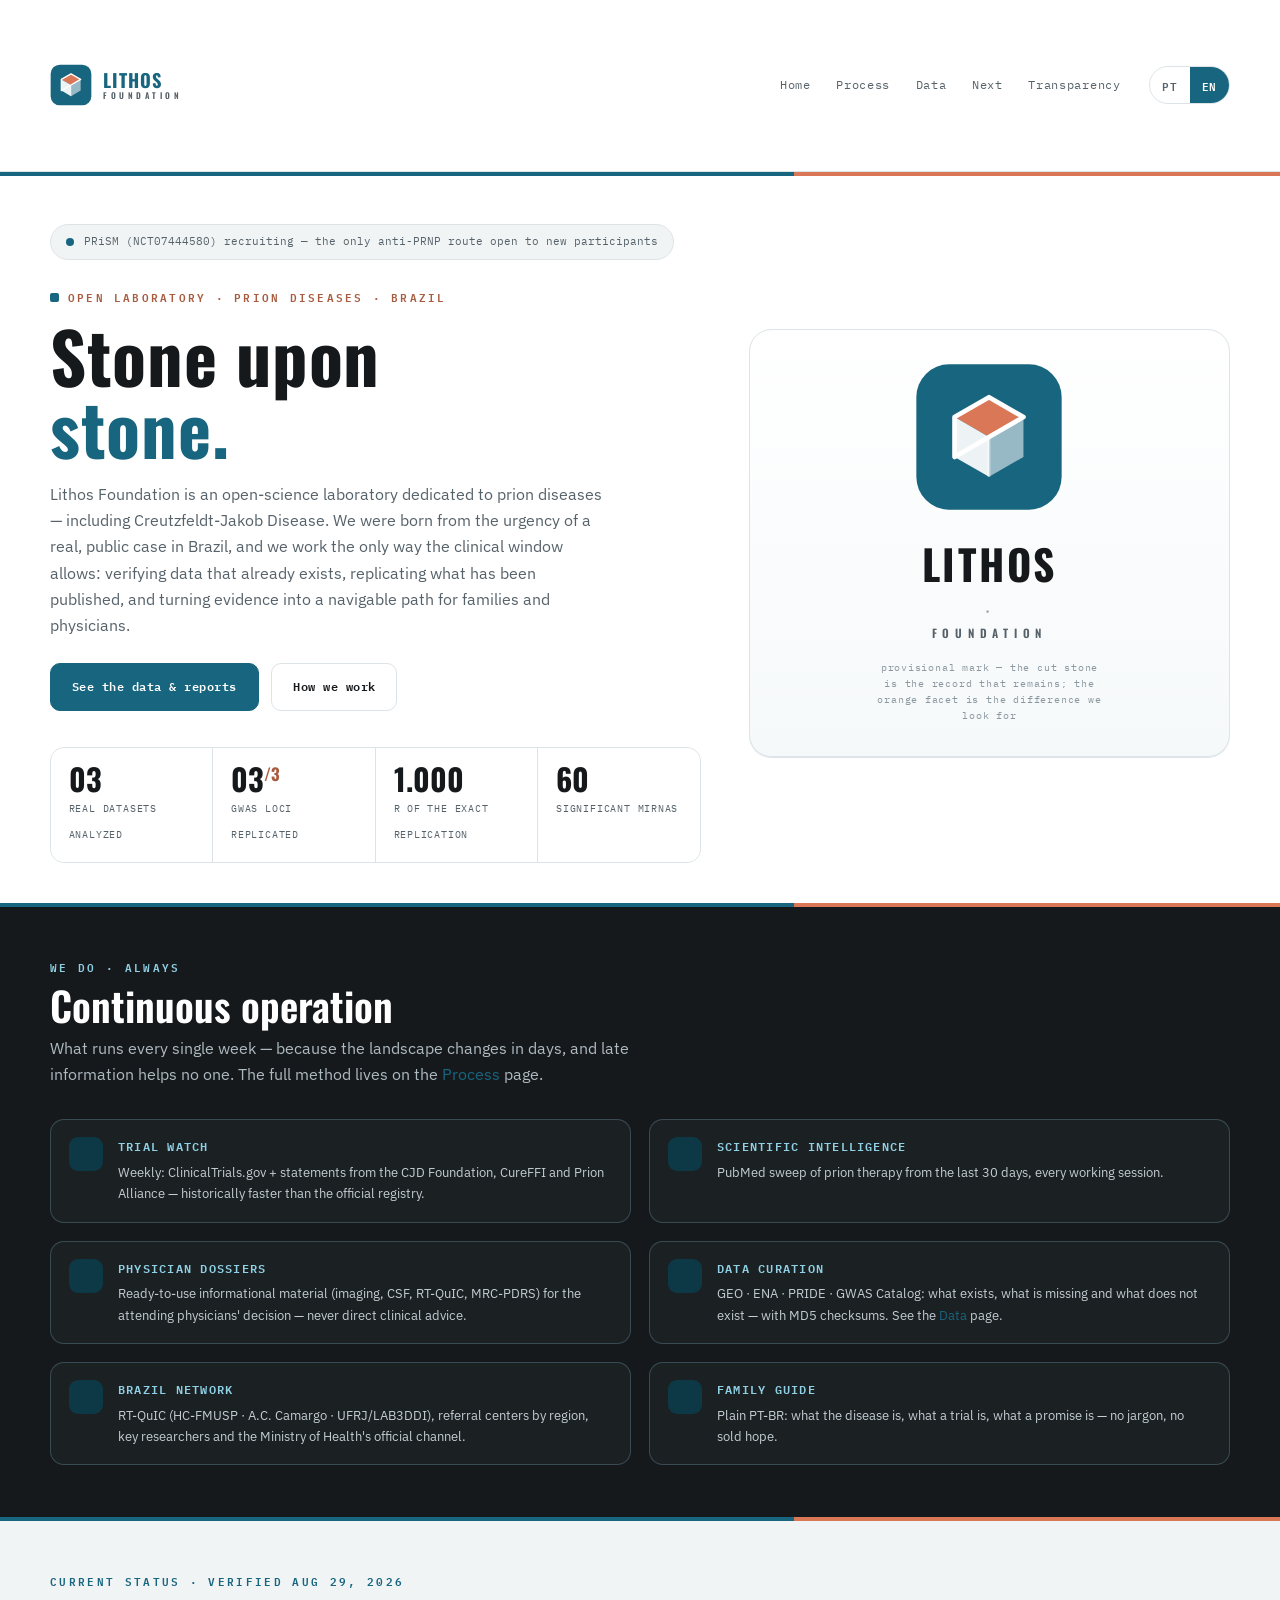
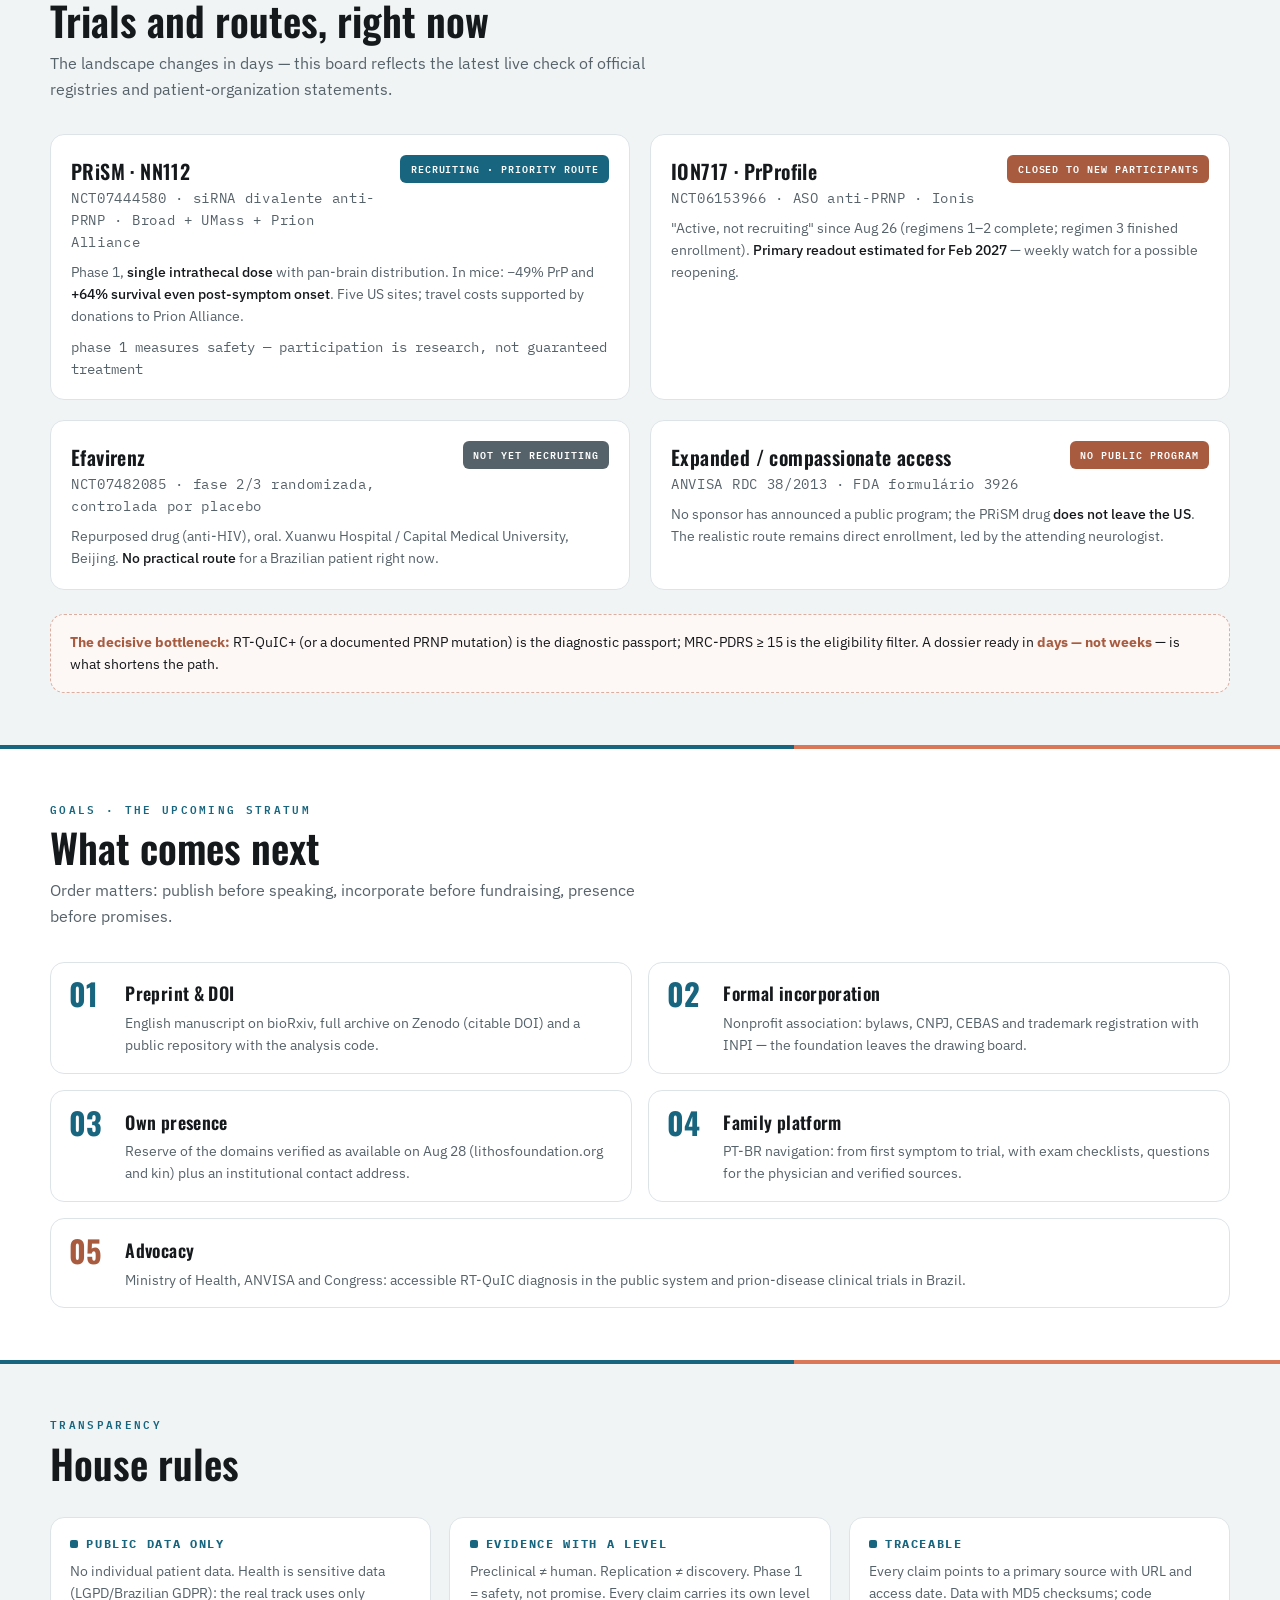
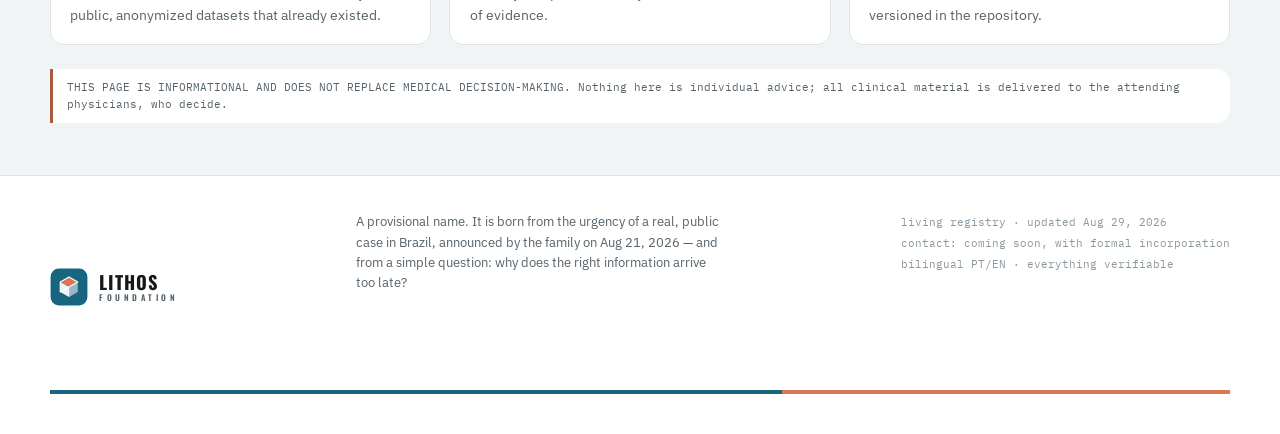
<file: Litho Foundation Website/index.html>
<!DOCTYPE html>
<html lang="pt-BR" data-page="index">
<head>
<meta charset="UTF-8">
<meta name="viewport" content="width=device-width, initial-scale=1">
<title>Lithos Foundation — Laboratório aberto de doenças priônicas</title>
<meta name="description" content="Lithos Foundation — laboratório de ciência aberta dedicado às doenças priônicas, incluída a Doença de Creutzfeldt-Jakob. Registro público de pesquisa: dados, verificações e caminhos.">
<link rel="icon" type="image/svg+xml" href="favicon.svg">
<link rel="preconnect" href="https://fonts.googleapis.com">
<link rel="preconnect" href="https://fonts.gstatic.com" crossorigin>
<link href="https://fonts.googleapis.com/css2?family=Oswald:wght@500;600;700&family=IBM+Plex+Sans:wght@400;500;600&family=IBM+Plex+Mono:wght@400;500;600&display=swap" rel="stylesheet">
<link rel="stylesheet" href="styles.css">
</head>
<body>

<svg width="0" height="0" style="position:absolute" aria-hidden="true">
  <defs>
    <symbol id="marca-lithos" viewBox="0 0 64 64">
      <rect x="1" y="1" width="62" height="62" rx="14" fill="var(--dsd-accent)"/>
      <polygon points="17.3,23.5 32,15 46.7,23.5 32,32" fill="var(--dsd-accent2)"/>
      <polygon points="17.3,23.5 32,32 32,49 17.3,40.5" fill="#fff" opacity=".92"/>
      <polygon points="46.7,23.5 32,32 32,49 46.7,40.5" fill="#fff" opacity=".55"/>
      <polygon points="17.3,23.5 32,15 46.7,23.5 32,32 17.3,40.5 17.3,23.5" fill="none" stroke="#fff" stroke-width="2" stroke-linejoin="round"/>
      <line x1="32" y1="32" x2="32" y2="49" stroke="#fff" stroke-width="1.2" opacity=".45"/>
    </symbol>
  </defs>
</svg>

<header class="topo">
  <div class="wrap topo-in">
    <a class="marca" href="index.html" aria-label="Lithos Foundation — início">
      <svg class="marca-svg" aria-hidden="true"><use href="#marca-lithos"/></svg>
      <span class="wm"><span class="wm-top">LITHOS</span><span class="wm-bottom">FOUNDATION</span></span>
    </a>
    <nav class="nav" aria-label="Seções">
      <a href="index.html" aria-current="page" data-i18n="nav_inicio">Início</a>
      <a href="processo.html" data-i18n="nav_processo">Processo</a>
      <a href="dados.html" data-i18n="nav_dados">Dados</a>
      <a href="index.html#roadmap" data-i18n="nav_roadmap">A seguir</a>
      <a href="index.html#transparencia" data-i18n="nav_transp">Transparência</a>
    </nav>
    <div class="lang-sw" role="group" aria-label="Idioma / Language">
      <button type="button" data-lang="pt" class="ativo" aria-pressed="true">PT</button><button type="button" data-lang="en" aria-pressed="false">EN</button>
    </div>
    <button class="hamb" id="hamb" aria-label="Abrir menu" aria-expanded="false" aria-controls="navmob">
      <svg viewBox="0 0 24 24" fill="none" stroke="currentColor" stroke-width="1.6" stroke-linecap="round"><line x1="4" y1="7" x2="20" y2="7"/><line x1="4" y1="12" x2="20" y2="12"/><line x1="4" y1="17" x2="20" y2="17"/></svg>
    </button>
  </div>
  <nav class="nav-mobile" id="navmob" aria-label="Menu">
    <a href="index.html" data-i18n="nav_inicio">Início</a><a href="processo.html" data-i18n="nav_processo">Processo</a>
    <a href="dados.html" data-i18n="nav_dados">Dados</a><a href="index.html#roadmap" data-i18n="nav_roadmap">A seguir</a>
    <a href="index.html#transparencia" data-i18n="nav_transp">Transparência</a>
  </nav>
</header>
<div class="dual" aria-hidden="true"><i></i><i></i></div>

<main id="topo">

  <!-- ============ HERO ============ -->
  <section class="hero" aria-labelledby="titulo-hero">
    <div class="wrap hero-in">
      <div>
        <p class="status-strip"><span class="status-dot" aria-hidden="true"></span><span data-i18n="hero_status">PRiSM (NCT07444580) recrutando — única via anti-PRNP aberta a novos participantes</span></p>
        <p class="eyebrow" data-i18n="hero_eyebrow">LABORATÓRIO ABERTO · DOENÇAS PRIÔNICAS · BRASIL</p>
        <h1 id="titulo-hero" data-i18n-html="hero_h1">Pedra sobre <em>pedra.</em></h1>
        <p class="lead" data-i18n="hero_lead">A Lithos Foundation é um laboratório de ciência aberta dedicado às doenças priônicas — incluída a Doença de Creutzfeldt-Jakob. Nascemos da urgência de um caso real e público no Brasil e trabalhamos do único jeito que a janela clínica permite: verificar dados que já existem, replicar o que foi publicado e transformar evidência em caminho navegável para famílias e médicos.</p>
        <div class="cta-linha">
          <a class="btn btn-solido" href="dados.html" data-i18n="hero_cta1">Ver os dados &amp; relatórios</a>
          <a class="btn btn-linha" href="processo.html" data-i18n="hero_cta2">Como trabalhamos</a>
        </div>
        <div class="stats" role="list">
          <div class="stat" role="listitem"><b>03</b><span data-i18n="stat1">datasets reais analisados</span></div>
          <div class="stat" role="listitem"><b>03<sup>/3</sup></b><span data-i18n="stat2">loci GWAS replicados</span></div>
          <div class="stat" role="listitem"><b>1.000</b><span data-i18n="stat3">r da réplica exata</span></div>
          <div class="stat" role="listitem"><b>60</b><span data-i18n="stat4">miRNAs significantes</span></div>
        </div>
      </div>
      <div class="hero-logo" aria-label="Marca provisória da Lithos Foundation">
        <svg aria-hidden="true"><use href="#marca-lithos"/></svg>
        <div class="hero-wm" aria-hidden="true">
          <div class="wm-top">LITHOS</div>
          <div class="wm-mid">·</div>
          <div class="wm-bottom">FOUNDATION</div>
        </div>
        <p class="hero-logo-nota" data-i18n="hero_logo_nota">marca provisória — a pedra lapidada é o registro que fica; a faceta laranja, a diferença que procuramos</p>
      </div>
    </div>
  </section>

  <div class="dual" aria-hidden="true"><i></i><i></i></div>

  <!-- ============ O QUE FAZEMOS ============ -->
  <section id="operacao" aria-labelledby="t-op">
    <div class="wrap">
      <div class="sec-head reveal">
        <p class="sec-eyebrow" data-i18n="op_eyebrow">O QUE FAZEMOS · SEMPRE</p>
        <h2 id="t-op" data-i18n="op_h2">Operação contínua</h2>
        <p class="sec-sub" data-i18n-html="op_sub">O que roda toda semana, sem exceção — porque o cenário muda em dias e a informação atrasada não ajuda ninguém. O método completo está na página <a href="processo.html">Processo</a>.</p>
      </div>
      <div class="op-grid">
        <article class="op reveal">
          <span class="op-ic"><svg viewBox="0 0 24 24" fill="none" stroke-linecap="round" aria-hidden="true"><use href="#ic-radar"/></svg></span>
          <div><h3 data-i18n="op1_t">VIGILÂNCIA DE ENSAIOS</h3><p data-i18n="op1_p">Semanal: ClinicalTrials.gov + comunicados da CJD Foundation, CureFFI e Prion Alliance — historicamente mais rápidos que o registro oficial.</p></div>
        </article>
        <article class="op reveal">
          <span class="op-ic"><svg viewBox="0 0 24 24" fill="none" stroke-linecap="round" aria-hidden="true"><use href="#ic-lupa"/></svg></span>
          <div><h3 data-i18n="op2_t">INTELIGÊNCIA CIENTÍFICA</h3><p data-i18n="op2_p">Varredura PubMed de terapia priônica dos últimos 30 dias, a cada sessão de trabalho.</p></div>
        </article>
        <article class="op reveal">
          <span class="op-ic"><svg viewBox="0 0 24 24" fill="none" stroke-linecap="round" aria-hidden="true"><use href="#ic-doc"/></svg></span>
          <div><h3 data-i18n="op3_t">DOSSIÊS PARA MÉDICOS</h3><p data-i18n="op3_p">Material informativo pronto (imagem, LCR, RT-QuIC, MRC-PDRS) para a decisão dos assistentes — nunca conselho clínico direto.</p></div>
        </article>
        <article class="op reveal">
          <span class="op-ic"><svg viewBox="0 0 24 24" fill="none" stroke-linecap="round" aria-hidden="true"><use href="#ic-db"/></svg></span>
          <div><h3 data-i18n="op4_t">CURADORIA DE DADOS</h3><p data-i18n-html="op4_p">GEO · ENA · PRIDE · GWAS Catalog: o que existe, o que falta e o que não existe — com checksums MD5. Veja a página <a href="dados.html">Dados</a>.</p></div>
        </article>
        <article class="op reveal">
          <span class="op-ic"><svg viewBox="0 0 24 24" fill="none" stroke-linecap="round" aria-hidden="true"><use href="#ic-mapa"/></svg></span>
          <div><h3 data-i18n="op5_t">REDE BRASIL</h3><p data-i18n="op5_p">RT-QuIC (HC-FMUSP · A.C. Camargo · UFRJ/LAB3DDI), centros de referência por região, pesquisadores-chave e canal oficial do MS.</p></div>
        </article>
        <article class="op reveal">
          <span class="op-ic"><svg viewBox="0 0 24 24" fill="none" stroke-linecap="round" aria-hidden="true"><use href="#ic-livro"/></svg></span>
          <div><h3 data-i18n="op6_t">GUIA DE FAMÍLIAS</h3><p data-i18n="op6_p">PT-BR claro: o que é a doença, o que é um ensaio, o que é promessa — sem jargão e sem esperança vendida.</p></div>
        </article>
      </div>
    </div>
  </section>

  <div class="dual" aria-hidden="true"><i></i><i></i></div>

  <!-- ============ SITUAÇÃO ============ -->
  <section id="situacao" aria-labelledby="t-sit">
    <div class="wrap">
      <div class="sec-head reveal">
        <p class="sec-eyebrow" data-i18n="sit_eyebrow">SITUAÇÃO ATUAL · VERIFICADO 29·08·2026</p>
        <h2 id="t-sit" data-i18n="sit_h2">Ensaios e vias, agora</h2>
        <p class="sec-sub" data-i18n="sit_sub">O cenário muda em dias — este quadro reflete a última verificação viva dos registros oficiais e comunicados das organizações de pacientes.</p>
      </div>
      <div class="ensaio-grid">
        <article class="ensaio reveal">
          <div class="ensaio-top">
            <div><h3>PRiSM · NN112</h3><p class="nct">NCT07444580 · siRNA divalente anti-PRNP · Broad + UMass + Prion Alliance</p></div>
            <span class="badge" data-i18n="sit1_b">RECRUTANDO · VIA PRIORITÁRIA</span>
          </div>
          <p data-i18n-html="sit1_p">Fase 1, <span class="destaque">dose única intratecal</span> com distribuição pan-cerebral. Em camundongos: −49% de PrP e <span class="destaque">+64% de sobrevida mesmo pós-sintomas</span>. Cinco sites nos EUA; custos de viagem apoiados por doações à Prion Alliance.</p>
          <p class="nota-mono" data-i18n="sit1_n">fase 1 avalia segurança — participação é pesquisa, não tratamento garantido</p>
        </article>
        <article class="ensaio reveal">
          <div class="ensaio-top">
            <div><h3>ION717 · PrProfile</h3><p class="nct">NCT06153966 · ASO anti-PRNP · Ionis</p></div>
            <span class="badge v" data-i18n="sit2_b">FECHADO A NOVOS PARTICIPANTES</span>
          </div>
          <p data-i18n-html="sit2_p">“Active, not recruiting” desde 26·08 (regimes 1–2 completos; regime 3 encerrou a inclusão). <span class="destaque">Leitura primária estimada para fev/2027</span> — vigilância semanal para eventual reabertura.</p>
        </article>
        <article class="ensaio reveal">
          <div class="ensaio-top">
            <div><h3>Efavirenz</h3><p class="nct">NCT07482085 · fase 2/3 randomizada, controlada por placebo</p></div>
            <span class="badge c" data-i18n="sit3_b">AINDA NÃO RECRUTA</span>
          </div>
          <p data-i18n-html="sit3_p">Medicamento reposicionado (anti-HIV), via oral. Xuanwu Hospital / Capital Medical University, Pequim. <span class="destaque">Sem via prática</span> para paciente brasileiro no momento.</p>
        </article>
        <article class="ensaio reveal">
          <div class="ensaio-top">
            <div><h3 data-i18n="sit4_t">Acesso expandido / compassivo</h3><p class="nct">ANVISA RDC 38/2013 · FDA formulário 3926</p></div>
            <span class="badge v" data-i18n="sit4_b">NENHUM PROGRAMA PÚBLICO</span>
          </div>
          <p data-i18n-html="sit4_p">Nenhum sponsor anunciou programa público; a droga do PRiSM <span class="destaque">não sai dos EUA</span>. A via realista continua sendo a inclusão direta no ensaio, pelo neurologista assistente.</p>
        </article>
      </div>
      <p class="gargalo reveal" data-i18n-html="gargalo"><b>O gargalo decisivo:</b> RT-QuIC+ (ou mutação PRNP documentada) é o passaporte diagnóstico; MRC-PDRS ≥ 15 é o filtro de elegibilidade. Dossiê pronto em <b>dias — não semanas</b> — é o que encurta o caminho.</p>
    </div>
  </section>

  <div class="dual" aria-hidden="true"><i></i><i></i></div>

  <!-- ============ ROADMAP ============ -->
  <section id="roadmap" aria-labelledby="t-road">
    <div class="wrap">
      <div class="sec-head reveal">
        <p class="sec-eyebrow" data-i18n="road_eyebrow">OBJETIVOS · PRÓXIMO ESTRATO</p>
        <h2 id="t-road" data-i18n="road_h2">O que vem a seguir</h2>
        <p class="sec-sub" data-i18n="road_sub">A ordem importa: publicar antes de falar, constituir antes de captar, presença antes de promessa.</p>
      </div>
      <div class="roadmap">
        <article class="passo reveal">
          <span class="passo-num" aria-hidden="true">01</span>
          <div><h3 data-i18n="r1_t">Preprint &amp; DOI</h3><p data-i18n="r1_p">Manuscrito em inglês no bioRxiv, arquivo completo no Zenodo (DOI citável) e repositório público com o código de análise.</p></div>
        </article>
        <article class="passo reveal">
          <span class="passo-num" aria-hidden="true">02</span>
          <div><h3 data-i18n="r2_t">Constituição formal</h3><p data-i18n="r2_p">Associação sem fins lucrativos: estatuto, CNPJ, CEBAS e registro de marca no INPI — a fundação sai do papel.</p></div>
        </article>
        <article class="passo reveal">
          <span class="passo-num" aria-hidden="true">03</span>
          <div><h3 data-i18n="r3_t">Presença própria</h3><p data-i18n="r3_p">Reserva dos domínios verificados livres em 28·08 (lithosfoundation.org e afins) e endereço de contato institucional.</p></div>
        </article>
        <article class="passo reveal">
          <span class="passo-num" aria-hidden="true">04</span>
          <div><h3 data-i18n="r4_t">Plataforma de famílias</h3><p data-i18n="r4_p">Navegação em PT-BR: do primeiro sintoma ao ensaio, com checklists de exames, perguntas para o médico e fontes verificadas.</p></div>
        </article>
        <article class="passo reveal">
          <span class="passo-num" aria-hidden="true">05</span>
          <div><h3 data-i18n="r5_t">Advocacy</h3><p data-i18n="r5_p">Ministério da Saúde, ANVISA e Congresso: diagnóstico RT-QuIC acessível no SUS e ensaios clínicos de doenças priônicas no Brasil.</p></div>
        </article>
      </div>
    </div>
  </section>

  <div class="dual" aria-hidden="true"><i></i><i></i></div>

  <!-- ============ TRANSPARÊNCIA ============ -->
  <section id="transparencia" aria-labelledby="t-transp">
    <div class="wrap">
      <div class="sec-head reveal">
        <p class="sec-eyebrow" data-i18n="tr_eyebrow">TRANSPARÊNCIA</p>
        <h2 id="t-transp" data-i18n="tr_h2">Regras de casa</h2>
      </div>
      <div class="regras">
        <article class="regra reveal">
          <h3 data-i18n="tr1_t">SÓ DADOS PÚBLICOS</h3>
          <p data-i18n="tr1_p">Nenhum dado de paciente individual. Saúde é dado sensível (LGPD): a trilha real usa somente datasets públicos e anonimizados que já existiam.</p>
        </article>
        <article class="regra reveal">
          <h3 data-i18n="tr2_t">EVIDÊNCIA COM NÍVEL</h3>
          <p data-i18n="tr2_p">Pré-clínico ≠ humano. Réplica ≠ descoberta. Fase 1 = segurança, não promessa. Cada afirmação carrega o seu nível de evidência.</p>
        </article>
        <article class="regra reveal">
          <h3 data-i18n="tr3_t">RASTREÁVEL</h3>
          <p data-i18n="tr3_p">Toda afirmação aponta para fonte primária com URL e data de acesso. Dados com checksum MD5; código versionado no repositório.</p>
        </article>
      </div>
      <p class="aviso-med reveal" data-i18n="aviso">ESTA PÁGINA É INFORMATIVA E NÃO SUBSTITUI DECISÃO MÉDICA. Nada aqui é conselho individual; todo material clínico é entregue aos médicos assistentes, que decidem.</p>
    </div>
  </section>
</main>

<footer>
  <div class="wrap foot-grid">
    <div class="foot-marca">
      <svg class="marca-svg" aria-hidden="true"><use href="#marca-lithos"/></svg>
      <div class="wm"><span class="wm-top">LITHOS</span><span class="wm-bottom">FOUNDATION</span></div>
    </div>
    <p class="foot-nota" data-i18n="foot_nota">Nome provisório. Nasce da urgência de um caso real e público no Brasil, anunciado pela família em 21·08·2026 — e de uma pergunta simples: por que a informação certa chega tarde demais?</p>
    <p class="foot-meta" data-i18n-html="foot_meta">registro vivo · atualizado em 29·08·2026<br>contato: em breve, junto da constituição formal<br>feito em PT-BR · tudo verificável</p>
  </div>
  <div class="wrap"><div class="dual dual-foot" aria-hidden="true"><i></i><i></i></div></div>
</footer>

<script src="app.js"></script>
</body>
</html>
</file>
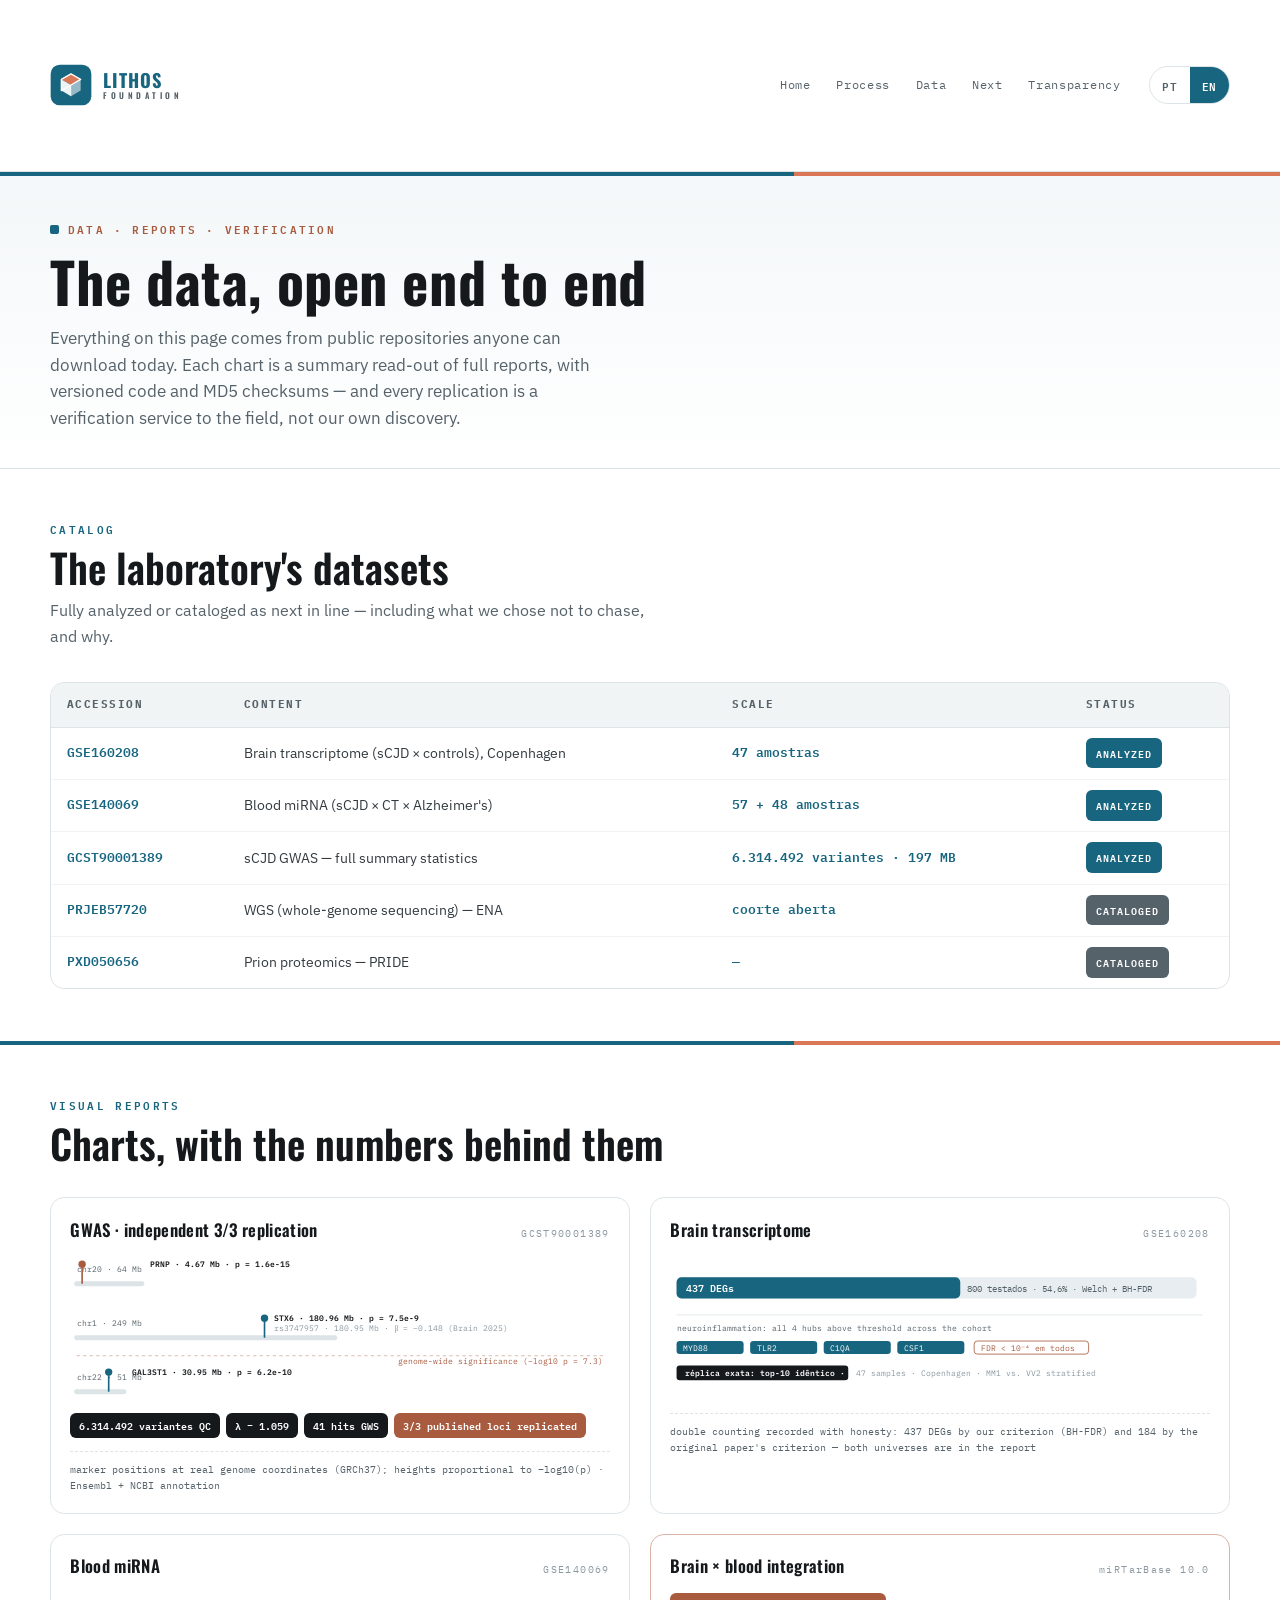
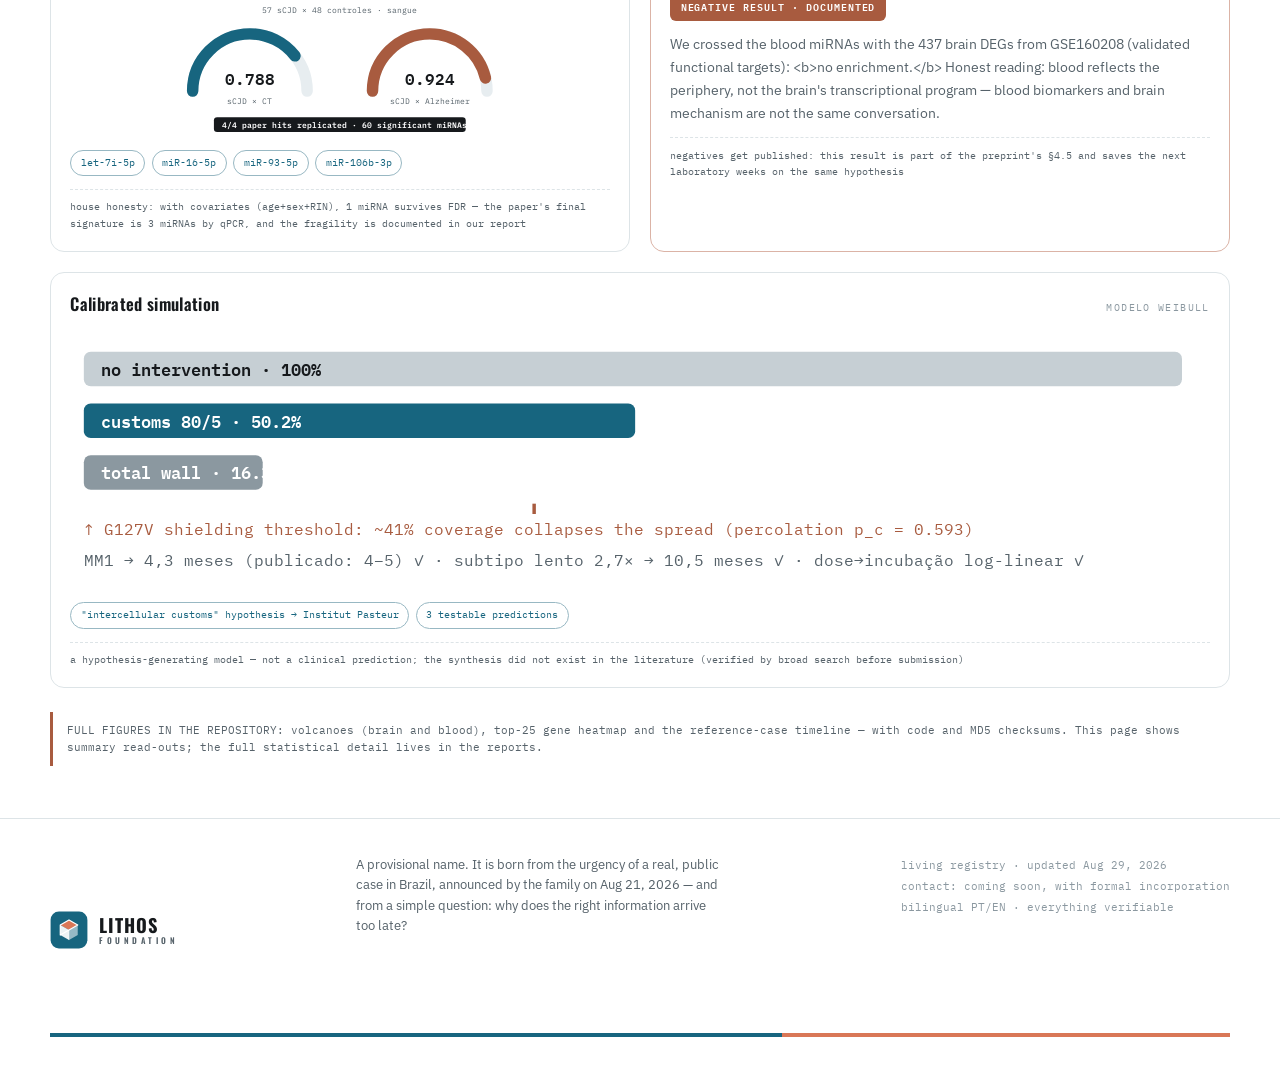
<file: Litho Foundation Website/dados.html>
<!DOCTYPE html>
<html lang="pt-BR" data-page="dados">
<head>
<meta charset="UTF-8">
<meta name="viewport" content="width=device-width, initial-scale=1">
<title>Dados &amp; Relatórios — Lithos Foundation</title>
<meta name="description" content="Catálogo e relatórios visuais dos dados públicos analisados pela Lithos Foundation: transcriptoma cerebral (GSE160208), miRNA no sangue (GSE140069), GWAS (GCST90001389) e simulação calibrada.">
<link rel="icon" type="image/svg+xml" href="favicon.svg">
<link rel="preconnect" href="https://fonts.googleapis.com">
<link rel="preconnect" href="https://fonts.gstatic.com" crossorigin>
<link href="https://fonts.googleapis.com/css2?family=Oswald:wght@500;600;700&family=IBM+Plex+Sans:wght@400;500;600&family=IBM+Plex+Mono:wght@400;500;600&display=swap" rel="stylesheet">
<link rel="stylesheet" href="styles.css">
</head>
<body>

<svg width="0" height="0" style="position:absolute" aria-hidden="true">
  <defs>
    <symbol id="marca-lithos" viewBox="0 0 64 64">
      <rect x="1" y="1" width="62" height="62" rx="14" fill="var(--dsd-accent)"/>
      <polygon points="17.3,23.5 32,15 46.7,23.5 32,32" fill="var(--dsd-accent2)"/>
      <polygon points="17.3,23.5 32,32 32,49 17.3,40.5" fill="#fff" opacity=".92"/>
      <polygon points="46.7,23.5 32,32 32,49 46.7,40.5" fill="#fff" opacity=".55"/>
      <polygon points="17.3,23.5 32,15 46.7,23.5 32,32 17.3,40.5 17.3,23.5" fill="none" stroke="#fff" stroke-width="2" stroke-linejoin="round"/>
      <line x1="32" y1="32" x2="32" y2="49" stroke="#fff" stroke-width="1.2" opacity=".45"/>
    </symbol>
  </defs>
</svg>

<header class="topo">
  <div class="wrap topo-in">
    <a class="marca" href="index.html" aria-label="Lithos Foundation — início">
      <svg class="marca-svg" aria-hidden="true"><use href="#marca-lithos"/></svg>
      <span class="wm"><span class="wm-top">LITHOS</span><span class="wm-bottom">FOUNDATION</span></span>
    </a>
    <nav class="nav" aria-label="Seções">
      <a href="index.html" data-i18n="nav_inicio">Início</a>
      <a href="processo.html" data-i18n="nav_processo">Processo</a>
      <a href="dados.html" aria-current="page" data-i18n="nav_dados">Dados</a>
      <a href="index.html#roadmap" data-i18n="nav_roadmap">A seguir</a>
      <a href="index.html#transparencia" data-i18n="nav_transp">Transparência</a>
    </nav>
    <div class="lang-sw" role="group" aria-label="Idioma / Language">
      <button type="button" data-lang="pt" class="ativo" aria-pressed="true">PT</button><button type="button" data-lang="en" aria-pressed="false">EN</button>
    </div>
    <button class="hamb" id="hamb" aria-label="Abrir menu" aria-expanded="false" aria-controls="navmob">
      <svg viewBox="0 0 24 24" fill="none" stroke="currentColor" stroke-width="1.6" stroke-linecap="round"><line x1="4" y1="7" x2="20" y2="7"/><line x1="4" y1="12" x2="20" y2="12"/><line x1="4" y1="17" x2="20" y2="17"/></svg>
    </button>
  </div>
  <nav class="nav-mobile" id="navmob" aria-label="Menu">
    <a href="index.html" data-i18n="nav_inicio">Início</a><a href="processo.html" data-i18n="nav_processo">Processo</a>
    <a href="dados.html" data-i18n="nav_dados">Dados</a><a href="index.html#roadmap" data-i18n="nav_roadmap">A seguir</a>
    <a href="index.html#transparencia" data-i18n="nav_transp">Transparência</a>
  </nav>
</header>
<div class="dual" aria-hidden="true"><i></i><i></i></div>

<main>
  <!-- ============ HERO ============ -->
  <section class="page-hero" aria-labelledby="t-dados">
    <div class="wrap">
      <p class="eyebrow" data-i18n="dados_eyebrow">DADOS · RELATÓRIOS · VERIFICAÇÃO</p>
      <h1 id="t-dados" data-i18n="dados_h1">Os dados, abertos de ponta a ponta</h1>
      <p class="lead" data-i18n="dados_lead">Tudo nesta página vem de repositórios públicos que qualquer pessoa pode baixar hoje. Cada gráfico é uma leitura-sumário de relatórios completos, com código versionado e checksum MD5 — e cada réplica é um serviço de verificação ao campo, não uma descoberta nossa.</p>
    </div>
  </section>

  <!-- ============ CATÁLOGO ============ -->
  <section id="catalogo" aria-labelledby="t-cat">
    <div class="wrap">
      <div class="sec-head reveal">
        <p class="sec-eyebrow" data-i18n="cat_eyebrow">CATÁLOGO</p>
        <h2 id="t-cat" data-i18n="cat_h2">Os datasets do laboratório</h2>
        <p class="sec-sub" data-i18n="cat_sub">Analisados a fundo ou catalogados como próximos na fila — incluindo o que decidimos não perseguir, e por quê.</p>
      </div>
      <div class="tabela-wrap reveal">
        <table class="tabela-dados">
          <thead>
            <tr>
              <th data-i18n="th1">ACESSO</th>
              <th data-i18n="th2">CONTEÚDO</th>
              <th data-i18n="th3">ESCALA</th>
              <th data-i18n="th4">SITUAÇÃO</th>
            </tr>
          </thead>
          <tbody>
            <tr>
              <td class="mono">GSE160208</td>
              <td data-i18n="d1">Transcriptoma cerebral (sCJD × controles), Copenhagen</td>
              <td class="mono">47 amostras</td>
              <td><span class="badge" data-i18n="st_analisado">ANALISADO · v3</span></td>
            </tr>
            <tr>
              <td class="mono">GSE140069</td>
              <td data-i18n="d2">miRNA no sangue (sCJD × CT × Alzheimer)</td>
              <td class="mono">57 + 48 amostras</td>
              <td><span class="badge" data-i18n="st_analisado">ANALISADO · v3</span></td>
            </tr>
            <tr>
              <td class="mono">GCST90001389</td>
              <td data-i18n="d3">GWAS de sCJD — sumários estatísticos completos</td>
              <td class="mono">6.314.492 variantes · 197 MB</td>
              <td><span class="badge" data-i18n="st_analisado">ANALISADO · QC + RÉPLICA</span></td>
            </tr>
            <tr>
              <td class="mono">PRJEB57720</td>
              <td data-i18n="d4">WGS (sequenciamento completo) — ENA</td>
              <td class="mono">coorte aberta</td>
              <td><span class="badge c" data-i18n="st_cat">CATALOGADO</span></td>
            </tr>
            <tr>
              <td class="mono">PXD050656</td>
              <td data-i18n="d5">Proteômica de príons — PRIDE</td>
              <td class="mono">—</td>
              <td><span class="badge c" data-i18n="st_cat">CATALOGADO</span></td>
            </tr>
          </tbody>
        </table>
      </div>
    </div>
  </section>

  <div class="dual" aria-hidden="true"><i></i><i></i></div>

  <!-- ============ PLACAS ============ -->
  <section id="placas" aria-labelledby="t-placas">
    <div class="wrap">
      <div class="sec-head reveal">
        <p class="sec-eyebrow" data-i18n="rel_eyebrow">RELATÓRIOS VISUAIS</p>
        <h2 id="t-placas" data-i18n="rel_h2">Gráficos, com os números por trás</h2>
      </div>
      <div class="placas">

        <article class="placa reveal">
          <div class="placa-head"><h3 data-i18n="p1_t">GWAS · réplica independente 3/3</h3><span class="placa-num">GCST90001389</span></div>
          <svg viewBox="0 0 660 176" role="img" data-i18n-aria="p1_aria" aria-label="Três cromossomos com os loci replicados nas posições reais: PRNP no braço curto do cromossomo 20 a 4,67 megabases, p igual a 1,6 vezes dez elevado a menos quinze; STX6 no cromossomo 1 a 180,96 megabases, p igual a 7,5 vezes dez elevado a menos nove; GAL3ST1 no cromossomo 22 a 30,95 megabases, p igual a 6,2 vezes dez elevado a menos dez.">
            <g font-family="IBM Plex Mono" font-size="9.5">
              <!-- chr20 -->
              <text x="8" y="20" fill="#56626A">chr20 · 64 Mb</text>
              <line x1="8" y1="34" x2="88" y2="34" stroke="#DDE4E7" stroke-width="6" stroke-linecap="round"/>
              <line x1="14.8" y1="34" x2="14.8" y2="10" stroke="#A85B3F" stroke-width="2"/>
              <circle cx="14.8" cy="10" r="4.5" fill="#A85B3F"/>
              <text x="98" y="14" fill="#16191C" font-weight="600">PRNP · 4.67 Mb · p = 1.6e-15</text>
              <!-- chr1 -->
              <text x="8" y="86" fill="#56626A">chr1 · 249 Mb</text>
              <line x1="8" y1="100" x2="324" y2="100" stroke="#DDE4E7" stroke-width="6" stroke-linecap="round"/>
              <line x1="237.9" y1="100" x2="237.9" y2="76" stroke="#17657F" stroke-width="2"/>
              <circle cx="237.9" cy="76" r="4.5" fill="#17657F"/>
              <text x="250" y="80" fill="#16191C" font-weight="600">STX6 · 180.96 Mb · p = 7.5e-9</text>
              <text x="250" y="92" fill="#8B98A0">rs3747957 · 180.95 Mb · β = −0.148 (Brain 2025)</text>
              <!-- chr22 -->
              <text x="8" y="152" fill="#56626A">chr22 · 51 Mb</text>
              <line x1="8" y1="166" x2="66" y2="166" stroke="#DDE4E7" stroke-width="6" stroke-linecap="round"/>
              <line x1="47.3" y1="166" x2="47.3" y2="142" stroke="#17657F" stroke-width="2"/>
              <circle cx="47.3" cy="142" r="4.5" fill="#17657F"/>
              <text x="76" y="146" fill="#16191C" font-weight="600">GAL3ST1 · 30.95 Mb · p = 6.2e-10</text>
              <line x1="8" y1="122" x2="652" y2="122" stroke="#A85B3F" stroke-width="1" stroke-dasharray="4 4" opacity=".5"/>
              <text x="652" y="132" text-anchor="end" fill="#A85B3F" data-i18n="p1_gws">significância genômica (−log10 p = 7.3)</text>
            </g>
          </svg>
          <div class="mini-badges"><span>6.314.492 variantes QC</span><span>λ = 1.059</span><span>41 hits GWS</span><span class="v" data-i18n="p1_badge">réplica 3/3 dos loci</span></div>
          <p class="placa-note" data-i18n="p1_note">posições dos marcadores em coordenadas reais do genoma (GRCh37); alturas proporcionais a −log10(p) · anotação Ensembl + NCBI</p>
        </article>

        <article class="placa reveal">
          <div class="placa-head"><h3 data-i18n="p2_t">Transcriptoma cerebral</h3><span class="placa-num">GSE160208</span></div>
          <svg viewBox="0 0 660 176" role="img" data-i18n-aria="p2_aria" aria-label="Barra: 437 genes significantes de 800 testados, 54,6 por cento; réplica exata com r igual a 1.000">
            <rect x="8" y="26" width="636" height="26" rx="6" fill="#E7EDF0"/>
            <rect x="8" y="26" width="347" height="26" rx="6" fill="#17657F"/>
            <text x="20" y="44" font-family="IBM Plex Mono" font-size="12" fill="#fff" font-weight="600">437 DEGs</text>
            <text x="363" y="44" font-family="IBM Plex Mono" font-size="11" fill="#56626A">800 testados · 54,6% · Welch + BH-FDR</text>
            <line x1="8" y1="72" x2="652" y2="72" stroke="#DDE4E7"/>
            <text x="8" y="92" font-family="IBM Plex Mono" font-size="10" fill="#56626A" data-i18n="p2_linha1">neuroinflamação: os 4 hubs acima do limiar em toda a coorte</text>
            <rect x="8" y="104" width="82" height="16" rx="4" fill="#17657F"/><text x="16" y="116" font-family="IBM Plex Mono" font-size="9.5" fill="#fff">MYD88</text>
            <rect x="98" y="104" width="82" height="16" rx="4" fill="#17657F"/><text x="106" y="116" font-family="IBM Plex Mono" font-size="9.5" fill="#fff">TLR2</text>
            <rect x="188" y="104" width="82" height="16" rx="4" fill="#17657F"/><text x="196" y="116" font-family="IBM Plex Mono" font-size="9.5" fill="#fff">C1QA</text>
            <rect x="278" y="104" width="82" height="16" rx="4" fill="#17657F"/><text x="286" y="116" font-family="IBM Plex Mono" font-size="9.5" fill="#fff">CSF1</text>
            <rect x="372" y="104" width="140" height="16" rx="4" fill="none" stroke="#A85B3F"/><text x="380" y="116" font-family="IBM Plex Mono" font-size="9.5" fill="#A85B3F">FDR &lt; 10⁻⁴ em todos</text>
            <rect x="8" y="134" width="210" height="18" rx="4" fill="#16191C"/>
            <text x="18" y="147" font-family="IBM Plex Mono" font-size="9.5" fill="#fff" font-weight="600">réplica exata: top-10 idêntico · r = 1.000</text>
            <text x="228" y="147" font-family="IBM Plex Mono" font-size="9.5" fill="#8B98A0" data-i18n="p2_linha2">47 amostras · Copenhagen · MM1 vs. VV2 estratificado</text>
          </svg>
          <p class="placa-note" data-i18n="p2_note">contagem dupla registrada com honestidade: 437 DEGs pelo nosso critério (BH-FDR) e 184 pelo critério do artigo original — os dois universos estão no relatório</p>
        </article>

        <article class="placa reveal">
          <div class="placa-head"><h3 data-i18n="p3_t">miRNA no sangue</h3><span class="placa-num">GSE140069</span></div>
          <svg viewBox="0 0 660 176" role="img" data-i18n-aria="p3_aria" aria-label="Dois medidores semicirculares: AUC 0,788 para sCJD contra controles; AUC 0,924 para sCJD contra Alzheimer; quatro de quatro achados do artigo replicados">
            <path d="M150 120 A70 70 0 0 1 290 120" fill="none" stroke="#E7EDF0" stroke-width="14" stroke-linecap="round"/>
            <path d="M150 120 A70 70 0 0 1 290 120" fill="none" stroke="#17657F" stroke-width="14" stroke-linecap="round" stroke-dasharray="219.9" stroke-dashoffset="46.7"/>
            <text x="220" y="112" text-anchor="middle" font-family="IBM Plex Mono" font-size="19" font-weight="600" fill="#16191C">0.788</text>
            <text x="220" y="136" text-anchor="middle" font-family="IBM Plex Mono" font-size="9.5" fill="#56626A">sCJD × CT</text>
            <path d="M370 120 A70 70 0 0 1 510 120" fill="none" stroke="#E7EDF0" stroke-width="14" stroke-linecap="round"/>
            <path d="M370 120 A70 70 0 0 1 510 120" fill="none" stroke="#A85B3F" stroke-width="14" stroke-linecap="round" stroke-dasharray="219.9" stroke-dashoffset="16.7"/>
            <text x="440" y="112" text-anchor="middle" font-family="IBM Plex Mono" font-size="19" font-weight="600" fill="#16191C">0.924</text>
            <text x="440" y="136" text-anchor="middle" font-family="IBM Plex Mono" font-size="9.5" fill="#56626A">sCJD × Alzheimer</text>
            <text x="330" y="24" text-anchor="middle" font-family="IBM Plex Mono" font-size="10" fill="#56626A">57 sCJD × 48 controles · sangue</text>
            <rect x="176" y="152" width="308" height="18" rx="4" fill="#16191C"/>
            <text x="186" y="165" font-family="IBM Plex Mono" font-size="9.5" fill="#fff" font-weight="600" data-i18n="p3_linha">4/4 hits do artigo replicados · 60 miRNAs significantes</text>
          </svg>
          <div class="chips"><span class="chip">let-7i-5p</span><span class="chip">miR-16-5p</span><span class="chip">miR-93-5p</span><span class="chip">miR-106b-3p</span></div>
          <p class="placa-note" data-i18n="p3_note">honestidade da casa: com covariáveis (idade+sexo+RIN), 1 miRNA sobrevive ao FDR — a assinatura final do artigo é de 3 miRNAs por qPCR, e a fragilidade está documentada no nosso relatório</p>
        </article>

        <article class="placa placa-neg reveal">
          <div class="placa-head"><h3 data-i18n="p5_t">Integração cérebro × sangue</h3><span class="placa-num">miRTarBase 10.0</span></div>
          <div class="neg-caixa">
            <span class="badge v" data-i18n="p5_badge">RESULTADO NEGATIVO · DOCUMENTADO</span>
            <p data-i18n="p5_p">Cruzamos os miRNAs do sangue com os 437 DEGs cerebrais do GSE160208 (alvos funcionais validados): <b>nenhum enriquecimento.</b> Interpretação honesta: o sangue reflete a periferia, não o programa transcricional cerebral — biomarcadores sanguíneos e mecanismo cerebral não são a mesma conversa.</p>
          </div>
          <p class="placa-note" data-i18n="p5_note">negativos se publicam: este resultado integra o §4.5 do preprint e evita que o próximo laboratório perca semanas na mesma hipótese</p>
        </article>

        <article class="placa placa-full reveal">
          <div class="placa-head"><h3 data-i18n="p4_t">Simulação calibrada</h3><span class="placa-num">MODELO WEIBULL</span></div>
          <svg viewBox="0 0 660 150" role="img" data-i18n-aria="p4_aria" aria-label="Barras de dano esperado: sem intervenção 100 por cento; alfândega intercelular 50,2 por cento; muro total 16,3 por cento; limiar de blindagem em 41 por cento">
            <rect x="8" y="12" width="636" height="20" rx="4" fill="#C6CFD4"/>
            <text x="18" y="26" font-family="IBM Plex Mono" font-size="10" fill="#16191C" font-weight="600" data-i18n="p4_svg1">sem intervenção · 100%</text>
            <rect x="8" y="42" width="319.3" height="20" rx="4" fill="#17657F"/>
            <text x="18" y="56" font-family="IBM Plex Mono" font-size="10" fill="#fff" font-weight="600" data-i18n="p4_svg2">alfândega 80/5 · 50,2%</text>
            <rect x="8" y="72" width="103.6" height="20" rx="4" fill="#8B98A0"/>
            <text x="18" y="86" font-family="IBM Plex Mono" font-size="10" fill="#fff" font-weight="600" data-i18n="p4_svg5">muro total · 16,3%</text>
            <line x1="268.8" y1="100" x2="268.8" y2="106" stroke="#A85B3F" stroke-width="2"/>
            <text x="8" y="118" font-family="IBM Plex Mono" font-size="9" fill="#A85B3F" data-i18n="p4_svg3">↑ limiar de blindagem G127V: ~41% de cobertura colapsa o espalhamento (percolação p_c = 0,593)</text>
            <text x="8" y="136" font-family="IBM Plex Mono" font-size="9.5" fill="#56626A">MM1 → 4,3 meses (publicado: 4–5) ✓ · subtipo lento 2,7× → 10,5 meses ✓ · dose→incubação log-linear ✓</text>
          </svg>
          <div class="chips"><span class="chip" data-i18n="p4_chip">hipótese “alfândega intercelular” → Institut Pasteur</span><span class="chip" data-i18n="p4_chip2">3 previsões testáveis</span></div>
          <p class="placa-note" data-i18n="p4_note">modelo gerador de hipóteses — não é previsão clínica; a síntese não existia na literatura (verificado por busca amplo antes do envio)</p>
        </article>
      </div>

      <p class="aviso-med reveal" data-i18n="dados_nota">FIGURAS COMPLETAS NO REPOSITÓRIO: vulcões (cérebro e sangue), heatmap dos top-25 genes e linha do tempo do caso de referência — com código e checksums MD5. Esta página mostra leituras-sumário; o detalhe estatístico integral vive nos relatórios.</p>
    </div>
  </section>
</main>

<footer>
  <div class="wrap foot-grid">
    <div class="foot-marca">
      <svg class="marca-svg" aria-hidden="true"><use href="#marca-lithos"/></svg>
      <div class="wm"><span class="wm-top">LITHOS</span><span class="wm-bottom">FOUNDATION</span></div>
    </div>
    <p class="foot-nota" data-i18n="foot_nota">Nome provisório. Nasce da urgência de um caso real e público no Brasil, anunciado pela família em 21·08·2026 — e de uma pergunta simples: por que a informação certa chega tarde demais?</p>
    <p class="foot-meta" data-i18n-html="foot_meta">registro vivo · atualizado em 29·08·2026<br>contato: em breve, junto da constituição formal<br>feito em PT-BR · tudo verificável</p>
  </div>
  <div class="wrap"><div class="dual dual-foot" aria-hidden="true"><i></i><i></i></div></div>
</footer>

<script src="app.js"></script>
</body>
</html>
</file>
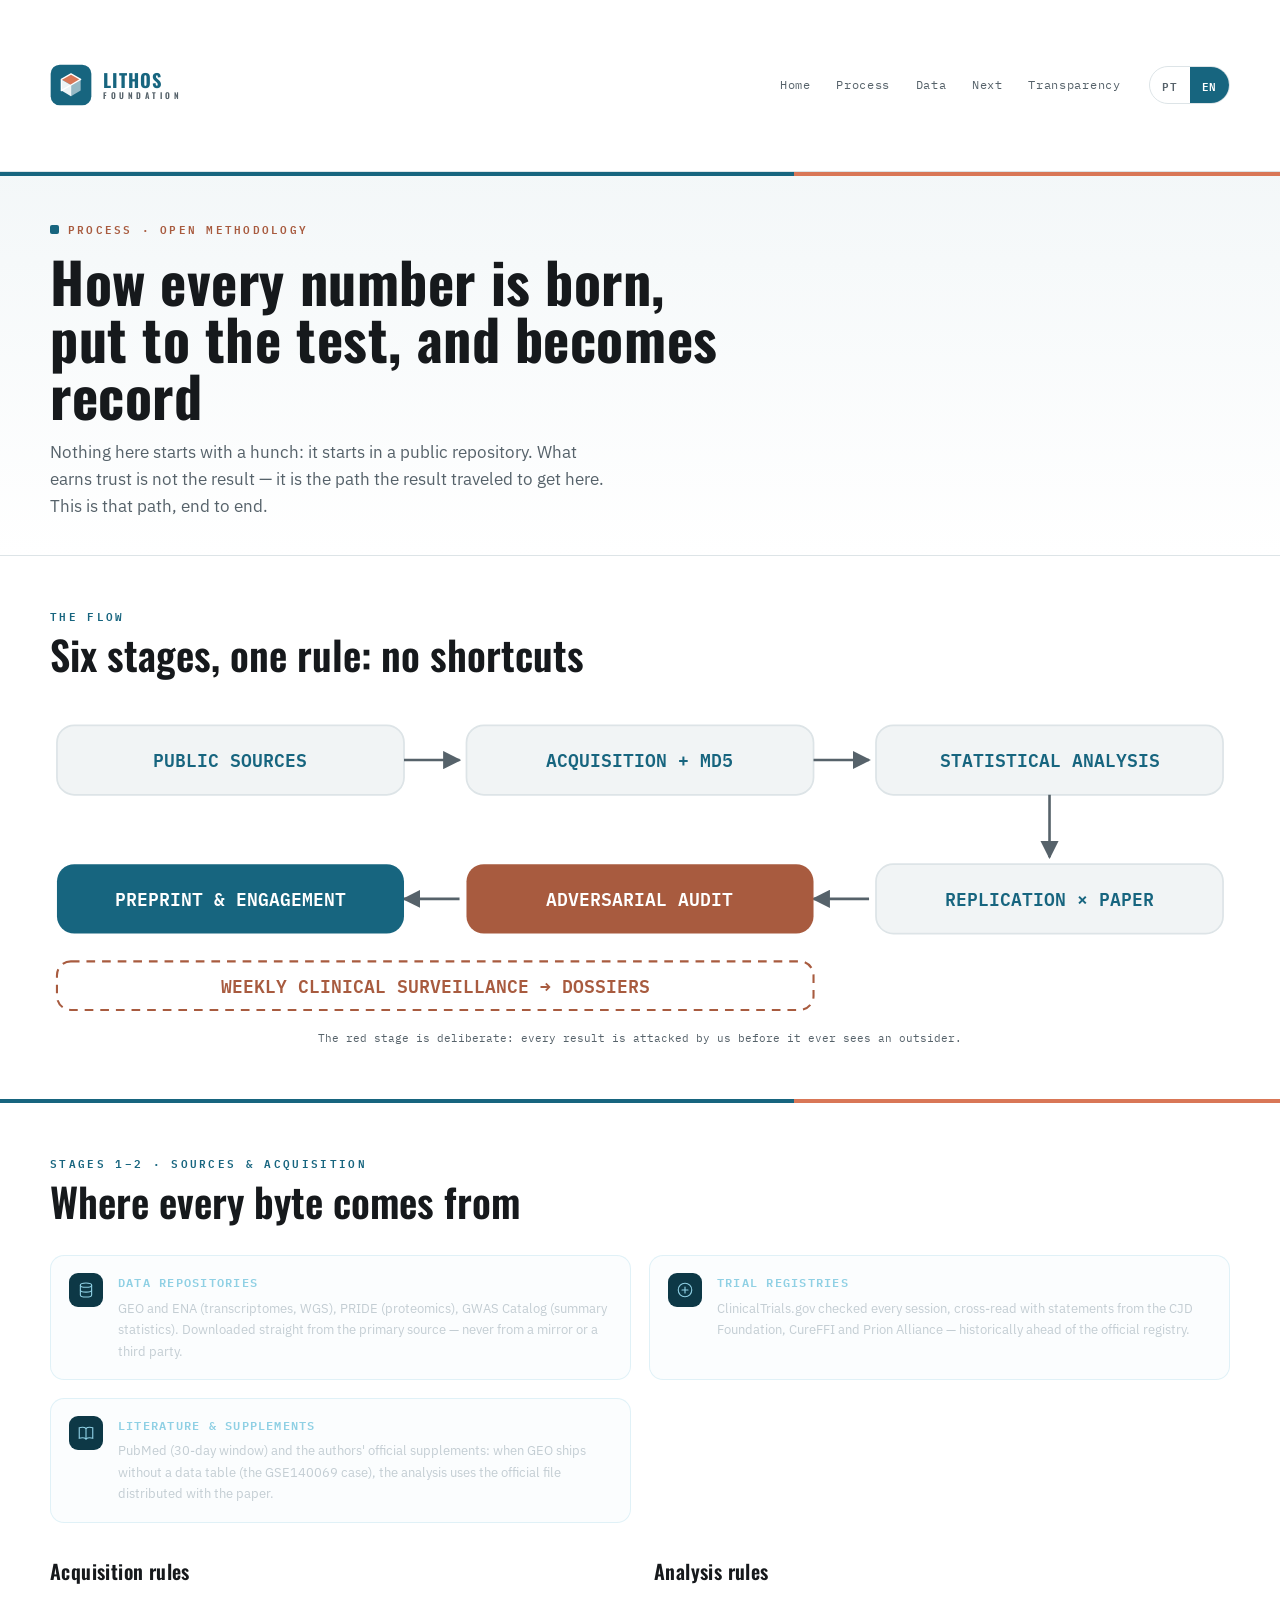
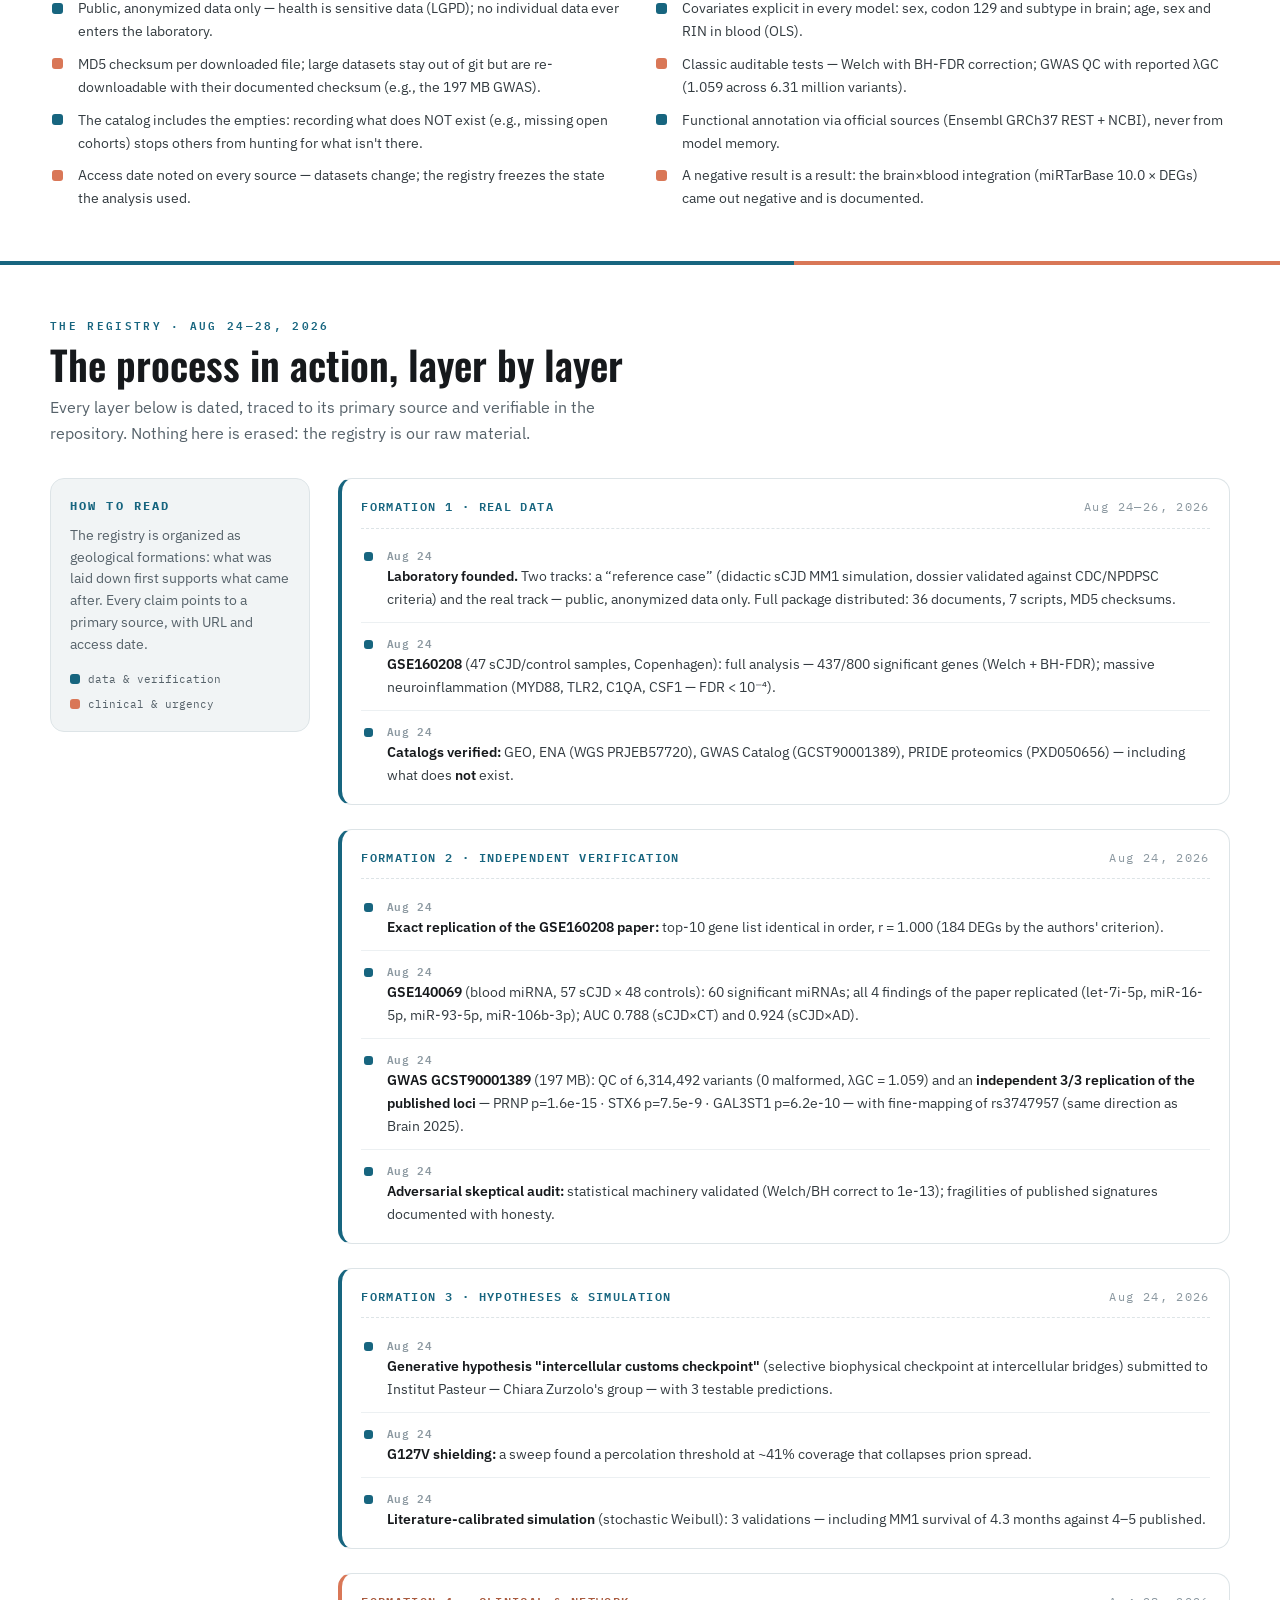
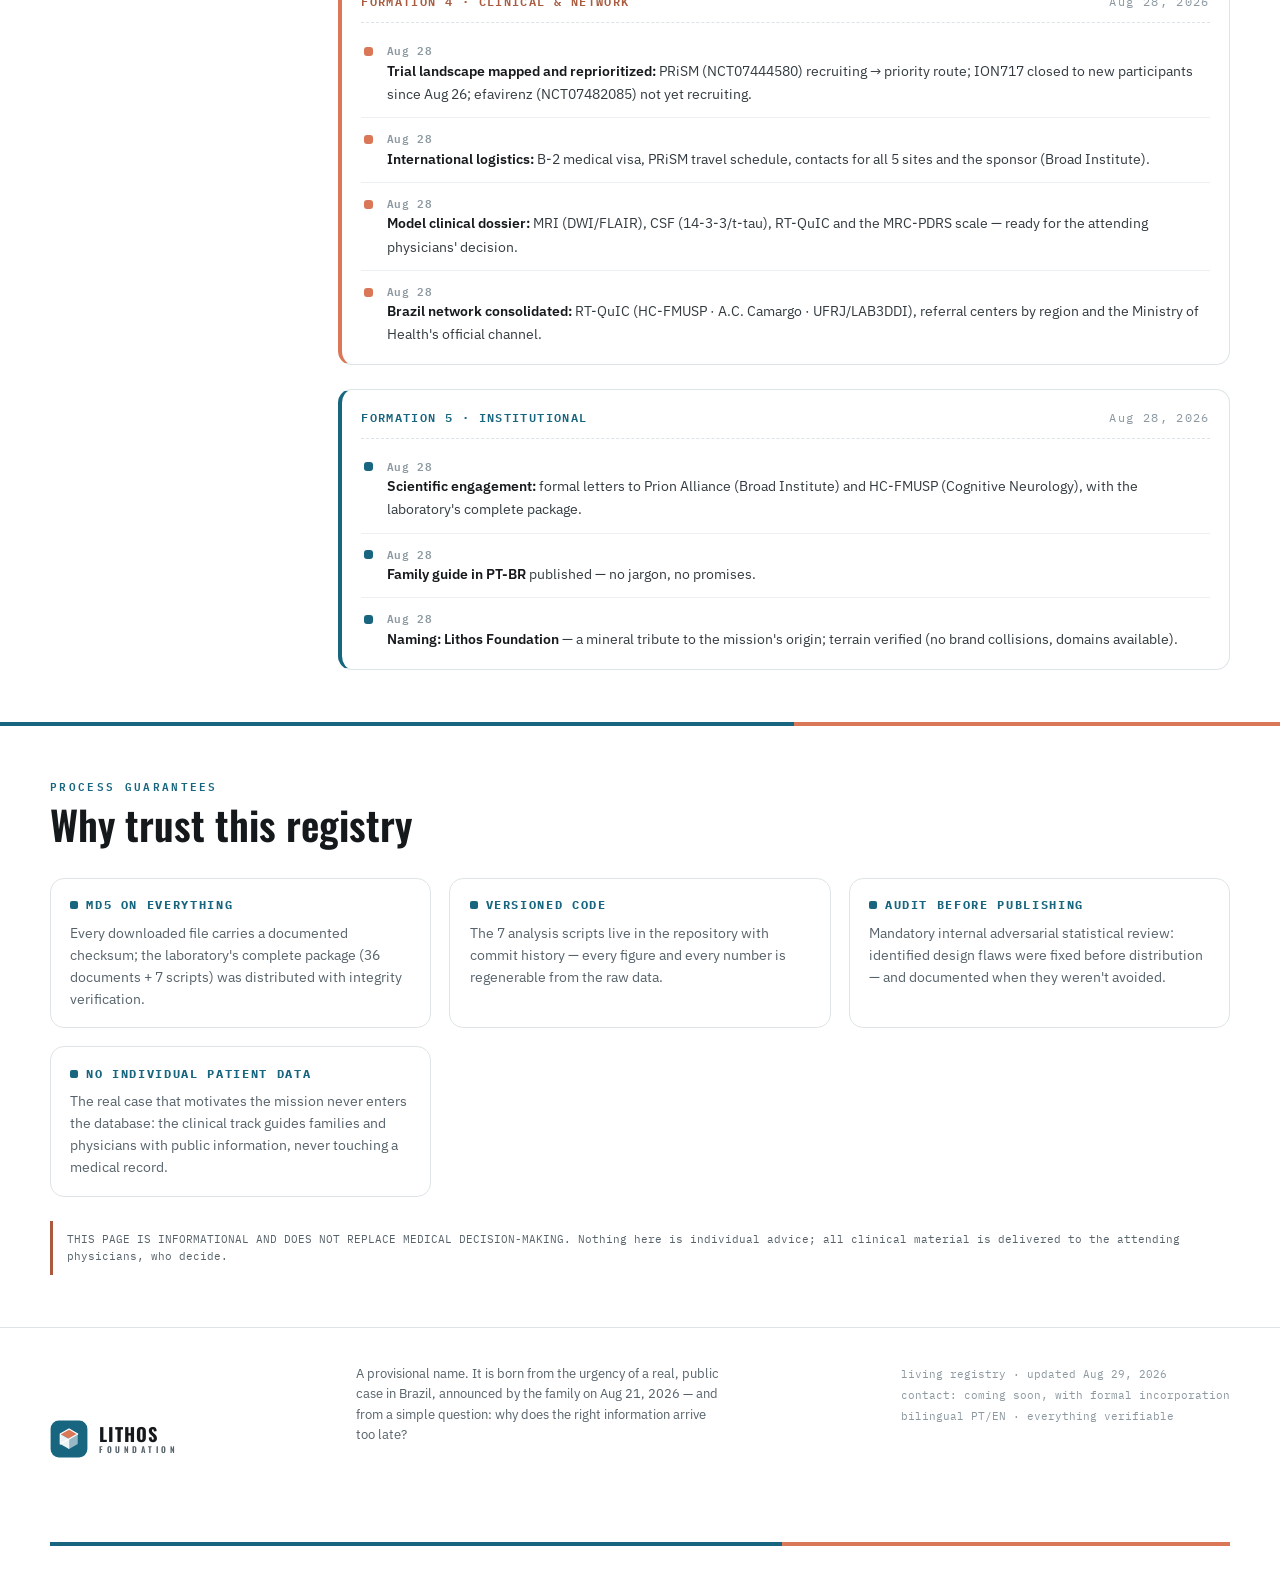
<file: Litho Foundation Website/processo.html>
<!DOCTYPE html>
<html lang="pt-BR" data-page="processo">
<head>
<meta charset="UTF-8">
<meta name="viewport" content="width=device-width, initial-scale=1">
<title>Processo — Lithos Foundation</title>
<meta name="description" content="Como a Lithos Foundation obtém, verifica e publica dados sobre doenças priônicas: fontes públicas, replicação independente, auditoria adversarial e vigilância clínica contínua.">
<link rel="icon" type="image/svg+xml" href="favicon.svg">
<link rel="preconnect" href="https://fonts.googleapis.com">
<link rel="preconnect" href="https://fonts.gstatic.com" crossorigin>
<link href="https://fonts.googleapis.com/css2?family=Oswald:wght@500;600;700&family=IBM+Plex+Sans:wght@400;500;600&family=IBM+Plex+Mono:wght@400;500;600&display=swap" rel="stylesheet">
<link rel="stylesheet" href="styles.css">
</head>
<body>

<svg width="0" height="0" style="position:absolute" aria-hidden="true">
  <defs>
    <symbol id="marca-lithos" viewBox="0 0 64 64">
      <rect x="1" y="1" width="62" height="62" rx="14" fill="var(--dsd-accent)"/>
      <polygon points="17.3,23.5 32,15 46.7,23.5 32,32" fill="var(--dsd-accent2)"/>
      <polygon points="17.3,23.5 32,32 32,49 17.3,40.5" fill="#fff" opacity=".92"/>
      <polygon points="46.7,23.5 32,32 32,49 46.7,40.5" fill="#fff" opacity=".55"/>
      <polygon points="17.3,23.5 32,15 46.7,23.5 32,32 17.3,40.5 17.3,23.5" fill="none" stroke="#fff" stroke-width="2" stroke-linejoin="round"/>
      <line x1="32" y1="32" x2="32" y2="49" stroke="#fff" stroke-width="1.2" opacity=".45"/>
    </symbol>
    <symbol id="ic-db" viewBox="0 0 24 24"><ellipse cx="12" cy="5.5" rx="7.5" ry="2.8" fill="none" stroke-width="1.5"/><path d="M4.5 5.5v13c0 1.6 3.4 2.8 7.5 2.8s7.5-1.2 7.5-2.8v-13" fill="none" stroke-width="1.5"/><path d="M4.5 12c0 1.6 3.4 2.8 7.5 2.8s7.5-1.2 7.5-2.8" fill="none" stroke-width="1.5"/></symbol>
    <symbol id="ic-trial" viewBox="0 0 24 24"><circle cx="12" cy="12" r="9" fill="none" stroke-width="1.5"/><path d="M8 12h8M12 8v8" fill="none" stroke-width="1.5"/></symbol>
    <symbol id="ic-livro" viewBox="0 0 24 24"><path d="M12 6c-2-1.8-5-2-9-1v14c4-1 7-.8 9 1 2-1.8 5-2 9-1V5c-4-1-7-.8-9 1z" fill="none" stroke-width="1.5"/><line x1="12" y1="6" x2="12" y2="20" stroke-width="1.5"/></symbol>
  </defs>
</svg>

<header class="topo">
  <div class="wrap topo-in">
    <a class="marca" href="index.html" aria-label="Lithos Foundation — início">
      <svg class="marca-svg" aria-hidden="true"><use href="#marca-lithos"/></svg>
      <span class="wm"><span class="wm-top">LITHOS</span><span class="wm-bottom">FOUNDATION</span></span>
    </a>
    <nav class="nav" aria-label="Seções">
      <a href="index.html" data-i18n="nav_inicio">Início</a>
      <a href="processo.html" aria-current="page" data-i18n="nav_processo">Processo</a>
      <a href="dados.html" data-i18n="nav_dados">Dados</a>
      <a href="index.html#roadmap" data-i18n="nav_roadmap">A seguir</a>
      <a href="index.html#transparencia" data-i18n="nav_transp">Transparência</a>
    </nav>
    <div class="lang-sw" role="group" aria-label="Idioma / Language">
      <button type="button" data-lang="pt" class="ativo" aria-pressed="true">PT</button><button type="button" data-lang="en" aria-pressed="false">EN</button>
    </div>
    <button class="hamb" id="hamb" aria-label="Abrir menu" aria-expanded="false" aria-controls="navmob">
      <svg viewBox="0 0 24 24" fill="none" stroke="currentColor" stroke-width="1.6" stroke-linecap="round"><line x1="4" y1="7" x2="20" y2="7"/><line x1="4" y1="12" x2="20" y2="12"/><line x1="4" y1="17" x2="20" y2="17"/></svg>
    </button>
  </div>
  <nav class="nav-mobile" id="navmob" aria-label="Menu">
    <a href="index.html" data-i18n="nav_inicio">Início</a><a href="processo.html" data-i18n="nav_processo">Processo</a>
    <a href="dados.html" data-i18n="nav_dados">Dados</a><a href="index.html#roadmap" data-i18n="nav_roadmap">A seguir</a>
    <a href="index.html#transparencia" data-i18n="nav_transp">Transparência</a>
  </nav>
</header>
<div class="dual" aria-hidden="true"><i></i><i></i></div>

<main>
  <!-- ============ HERO DA PÁGINA ============ -->
  <section class="page-hero" aria-labelledby="t-proc">
    <div class="wrap">
      <p class="eyebrow" data-i18n="proc_eyebrow">PROCESSO · METODOLOGIA ABERTA</p>
      <h1 id="t-proc" data-i18n="proc_h1">Como cada número nasce, é posto à prova e vira registro</h1>
      <p class="lead" data-i18n="proc_lead">Nada aqui começa numa intuição: começa num repositório público. O que garante a confiança não é o resultado — é o caminho que o resultado percorreu até aqui. Este é esse caminho, de ponta a ponta.</p>
    </div>
  </section>

  <!-- ============ FLUXO ============ -->
  <section aria-labelledby="t-fluxo">
    <div class="wrap">
      <div class="sec-head reveal">
        <p class="sec-eyebrow" data-i18n="fluxo_eyebrow">O FLUXO</p>
        <h2 id="t-fluxo" data-i18n="fluxo_h2">Seis estágios, uma regra: nenhum atalho</h2>
      </div>
      <figure class="fluxo reveal">
        <svg viewBox="0 0 680 178" role="img" data-i18n-aria="fluxo_aria" aria-label="Fluxo em seis estágios: fontes públicas, aquisição com checksum, análise estatística, réplica contra o artigo original, auditoria adversarial, preprint e engajamento; vigilância clínica semanal alimenta os dossiês.">
          <defs><marker id="seta" viewBox="0 0 10 10" refX="9" refY="5" markerWidth="7" markerHeight="7" orient="auto-start-reverse"><path d="M0 0 L10 5 L0 10 z" fill="#56626A"/></marker></defs>
          <g font-family="IBM Plex Mono" font-size="10.5" font-weight="600">
            <rect x="4" y="10" width="200" height="40" rx="10" fill="#F1F4F5" stroke="#DDE4E7"/><text x="104" y="34" text-anchor="middle" fill="#17657F" data-i18n="fl1">FONTES PÚBLICAS</text>
            <rect x="240" y="10" width="200" height="40" rx="10" fill="#F1F4F5" stroke="#DDE4E7"/><text x="340" y="34" text-anchor="middle" fill="#17657F" data-i18n="fl2">AQUISIÇÃO + MD5</text>
            <rect x="476" y="10" width="200" height="40" rx="10" fill="#F1F4F5" stroke="#DDE4E7"/><text x="576" y="34" text-anchor="middle" fill="#17657F" data-i18n="fl3">ANÁLISE ESTATÍSTICA</text>
            <line x1="204" y1="30" x2="236" y2="30" stroke="#56626A" stroke-width="1.5" marker-end="url(#seta)"/>
            <line x1="440" y1="30" x2="472" y2="30" stroke="#56626A" stroke-width="1.5" marker-end="url(#seta)"/>
            <line x1="576" y1="50" x2="576" y2="86" stroke="#56626A" stroke-width="1.5" marker-end="url(#seta)"/>
            <rect x="476" y="90" width="200" height="40" rx="10" fill="#F1F4F5" stroke="#DDE4E7"/><text x="576" y="114" text-anchor="middle" fill="#17657F" data-i18n="fl4">RÉPLICA × ARTIGO</text>
            <line x1="472" y1="110" x2="440" y2="110" stroke="#56626A" stroke-width="1.5" marker-end="url(#seta)"/>
            <rect x="240" y="90" width="200" height="40" rx="10" fill="#A85B3F"/><text x="340" y="114" text-anchor="middle" fill="#fff" data-i18n="fl5">AUDITORIA ADVERSARIAL</text>
            <line x1="236" y1="110" x2="204" y2="110" stroke="#56626A" stroke-width="1.5" marker-end="url(#seta)"/>
            <rect x="4" y="90" width="200" height="40" rx="10" fill="#17657F"/><text x="104" y="114" text-anchor="middle" fill="#fff" data-i18n="fl6">PREPRINT &amp; ENGAJAMENTO</text>
            <rect x="4" y="146" width="436" height="28" rx="8" fill="none" stroke="#A85B3F" stroke-width="1.2" stroke-dasharray="5 4"/><text x="222" y="164" text-anchor="middle" fill="#A85B3F" data-i18n="fl7">VIGILÂNCIA CLÍNICA SEMANAL → DOSSIÊS</text>
          </g>
        </svg>
        <figcaption data-i18n="fluxo_cap">O estágio vermelho é deliberado: todo resultado é atacado por nós mesmos antes de ver alguém de fora.</figcaption>
      </figure>
    </div>
  </section>

  <div class="dual" aria-hidden="true"><i></i><i></i></div>

  <!-- ============ FONTES & AQUISIÇÃO ============ -->
  <section id="fontes" aria-labelledby="t-fontes">
    <div class="wrap">
      <div class="sec-head reveal">
        <p class="sec-eyebrow" data-i18n="fontes_eyebrow">ESTÁGIOS 1–2 · FONTES &amp; AQUISIÇÃO</p>
        <h2 id="t-fontes" data-i18n="fontes_h2">De onde vem cada byte</h2>
      </div>
      <div class="op-grid">
        <article class="op reveal">
          <span class="op-ic"><svg viewBox="0 0 24 24" fill="none" stroke-linecap="round" aria-hidden="true"><use href="#ic-db"/></svg></span>
          <div><h3 data-i18n="f1_t">REPOSITÓRIOS DE DADOS</h3><p data-i18n="f1_p">GEO e ENA (transcriptomas, WGS), PRIDE (proteômica), GWAS Catalog (sumários estatísticos). Download direto da fonte primária — nunca de espelho ou repositório de terceiros.</p></div>
        </article>
        <article class="op reveal">
          <span class="op-ic"><svg viewBox="0 0 24 24" fill="none" stroke-linecap="round" aria-hidden="true"><use href="#ic-trial"/></svg></span>
          <div><h3 data-i18n="f2_t">REGISTROS DE ENSAIOS</h3><p data-i18n="f2_p">ClinicalTrials.gov verificado a cada sessão, cruzado com os comunicados da CJD Foundation, CureFFI e Prion Alliance — que historicamente antecipam o registro oficial.</p></div>
        </article>
        <article class="op reveal">
          <span class="op-ic"><svg viewBox="0 0 24 24" fill="none" stroke-linecap="round" aria-hidden="true"><use href="#ic-livro"/></svg></span>
          <div><h3 data-i18n="f3_t">LITERATURA &amp; SUPLEMENTOS</h3><p data-i18n="f3_p">PubMed (janela de 30 dias) e os suplementos oficiais dos autores: quando o GEO vem sem tabela (caso GSE140069), a análise usa o arquivo oficial distribuído com a publicação.</p></div>
        </article>
      </div>
      <div class="regras-duas reveal">
        <div>
          <h3 data-i18n="aq_t">Regras de aquisição</h3>
          <ul class="lista-check">
            <li data-i18n="aq1">Somente dados públicos e anonimizados — saúde é dado sensível (LGPD); nenhum dado individual entra no laboratório.</li>
            <li data-i18n="aq2">Checksum MD5 por arquivo baixado; dados grandes ficam fora do git, mas são re-baixáveis com o checksum documentado (ex.: GWAS de 197 MB).</li>
            <li data-i18n="aq3">Catálogo inclui os vazios: registrar o que NÃO existe (ex.: ausência de certos cohortes abertos) evita que outros procurem o que não há.</li>
            <li data-i18n="aq4">Data de acesso anotada em toda fonte — datasets mudam; o registro fixa o estado usado pela análise.</li>
          </ul>
        </div>
        <div>
          <h3 data-i18n="an_t">Regras de análise</h3>
          <ul class="lista-check">
            <li data-i18n="an1">Covariáveis explícitas em todo modelo: sexo, códon 129 e subtipo no cérebro; idade, sexo e RIN no sangue (OLS).</li>
            <li data-i18n="an2">Testes clássicos auditáveis — Welch com correção BH-FDR; QC de GWAS com λGC reportado (1.059 em 6,31 milhões de variantes).</li>
            <li data-i18n="an3">Anotação funcional via fontes oficiais (Ensembl GRCh37 REST + NCBI), nunca por memória de modelo.</li>
            <li data-i18n="an4">Resultado negativo é resultado: a integração cérebro×sangue (miRTarBase 10.0 × DEGs) foi negativa e está documentada.</li>
          </ul>
        </div>
      </div>
    </div>
  </section>

  <div class="dual" aria-hidden="true"><i></i><i></i></div>

  <!-- ============ REGISTRO (FORMAÇÕES) ============ -->
  <section id="registro" aria-labelledby="t-reg">
    <div class="wrap">
      <div class="sec-head reveal">
        <p class="sec-eyebrow" data-i18n="reg_eyebrow">O REGISTRO · 24—28·08·2026</p>
        <h2 id="t-reg" data-i18n="reg_h2">O processo em ação, camada por camada</h2>
        <p class="sec-sub" data-i18n="reg_sub">Cada camada abaixo é datada, rastreada à fonte primária e verificável no repositório. Nada aqui se apaga: o registro é a nossa matéria-prima.</p>
      </div>
      <div class="reg-grid">
        <aside class="reg-nota reveal" aria-label="Como ler o registro">
          <h3 data-i18n="reg_como_t">COMO LER</h3>
          <p data-i18n="reg_como_p">O registro é organizado em formações geológicas: o que foi colocado primeiro sustenta o que veio depois. Todas as afirmações apontam para fonte primária, com URL e data de acesso.</p>
          <div class="legenda">
            <span><i class="lz"></i><span data-i18n="reg_leg1">dados &amp; verificação</span></span>
            <span><i class="lv"></i><span data-i18n="reg_leg2">clínica &amp; urgência</span></span>
          </div>
        </aside>

        <div class="estratos">
          <article class="estrato reveal">
            <div class="estrato-head" data-i18n-html="e1h"><b>FORMAÇÃO 1 · DADOS REAIS</b><time>24—26·08·2026</time></div>
            <ul class="camada">
              <li data-i18n-html="r11"><time>24·08</time><b>Fundação do laboratório.</b> Duas trilhas: “caso referência” (simulação didática sCJD MM1, dossiê validado pelos critérios CDC/NPDPSC) e trilha real — somente dados públicos e anonimizados. Pacote completo distribuído: 36 documentos, 7 scripts, checksums MD5.</li>
              <li data-i18n-html="r12"><time>24·08</time><b>GSE160208</b> (47 amostras sCJD/controles, Copenhagen): análise completa — 437/800 genes significantes (Welch + BH-FDR); neuroinflamação massiva (MYD88, TLR2, C1QA, CSF1 — FDR &lt; 10⁻⁴).</li>
              <li data-i18n-html="r13"><time>24·08</time><b>Catálogos verificados:</b> GEO, ENA (WGS PRJEB57720), GWAS Catalog (GCST90001389), proteômica PRIDE (PXD050656) — incluindo o que <b>não</b> existe.</li>
            </ul>
          </article>

          <article class="estrato reveal">
            <div class="estrato-head" data-i18n-html="e2h"><b>FORMAÇÃO 2 · VERIFICAÇÃO INDEPENDENTE</b><time>24·08·2026</time></div>
            <ul class="camada">
              <li data-i18n-html="r21"><time>24·08</time><b>Réplica exata do artigo do GSE160208:</b> top-10 de genes idêntico na ordem, r = 1.000 (184 DEGs pelo critério dos autores).</li>
              <li data-i18n-html="r22"><time>24·08</time><b>GSE140069</b> (miRNA no sangue, 57 sCJD × 48 controles): 60 miRNAs significantes; os 4 achados do artigo replicados (let-7i-5p, miR-16-5p, miR-93-5p, miR-106b-3p); AUC 0.788 (sCJD×CT) e 0.924 (sCJD×AD).</li>
              <li data-i18n-html="r23"><time>24·08</time><b>GWAS GCST90001389</b> (197 MB): QC de 6.314.492 variantes (0 malformadas, λGC = 1.059) e <b>réplica independente 3/3 dos loci publicados</b> — PRNP p=1,6e-15 · STX6 p=7,5e-9 · GAL3ST1 p=6,2e-10 — com fine-mapping de rs3747957 (mesma direção do Brain 2025).</li>
              <li data-i18n-html="r24"><time>24·08</time><b>Auditoria cética adversarial:</b> máquina estatística validada (Welch/BH corretos a 1e-13); fragilidades de assinaturas publicadas, documentadas com honestidade.</li>
            </ul>
          </article>

          <article class="estrato reveal">
            <div class="estrato-head" data-i18n-html="e3h"><b>FORMAÇÃO 3 · HIPÓTESES &amp; SIMULAÇÃO</b><time>24·08·2026</time></div>
            <ul class="camada">
              <li data-i18n-html="r31"><time>24·08</time><b>Hipótese geradora “alfândega intercelular”</b> (checkpoint biofísico seletivo nas pontes entre células) submetida ao Institut Pasteur — grupo Chiara Zurzolo — com 3 previsões testáveis.</li>
              <li data-i18n-html="r32"><time>24·08</time><b>Blindagem G127V:</b> varredura encontrou limiar de percolação em ~41% de cobertura para colapsar o espalhamento priônico.</li>
              <li data-i18n-html="r33"><time>24·08</time><b>Simulação calibrada por literatura</b> (Weibull estocástico): 3 validações — incluindo sobrevida MM1 de 4,3 meses contra 4–5 publicado.</li>
            </ul>
          </article>

          <article class="estrato cli reveal">
            <div class="estrato-head" data-i18n-html="e4h"><b>FORMAÇÃO 4 · CLÍNICA &amp; REDE</b><time>28·08·2026</time></div>
            <ul class="camada">
              <li data-i18n-html="r41"><time>28·08</time><b>Cenário de ensaios mapeado e repriorizado:</b> PRiSM (NCT07444580) recrutando → via prioritária; ION717 fechado a novos desde 26·08; efavirenz (NCT07482085) ainda sem recrutamento.</li>
              <li data-i18n-html="r42"><time>28·08</time><b>Logística internacional:</b> visto B-2 médico, cronograma de deslocamento do PRiSM, contatos dos 5 sites e do sponsor (Broad Institute).</li>
              <li data-i18n-html="r43"><time>28·08</time><b>Dossiê médico modelo:</b> RM (DWI/FLAIR), LCR (14-3-3/t-tau), RT-QuIC e escala MRC-PDRS — pronto para a decisão dos médicos assistentes.</li>
              <li data-i18n-html="r44"><time>28·08</time><b>Rede Brasil consolidada:</b> RT-QuIC (HC-FMUSP · A.C. Camargo · UFRJ/LAB3DDI), centros de referência por região e canal oficial do Ministério da Saúde.</li>
            </ul>
          </article>

          <article class="estrato reveal">
            <div class="estrato-head" data-i18n-html="e5h"><b>FORMAÇÃO 5 · INSTITUCIONAL</b><time>28·08·2026</time></div>
            <ul class="camada">
              <li data-i18n-html="r51"><time>28·08</time><b>Engajamento científico:</b> cartas formais ao Prion Alliance (Broad Institute) e ao HC-FMUSP (Neurologia Cognitiva), com o pacote completo do laboratório.</li>
              <li data-i18n-html="r52"><time>28·08</time><b>Guia de famílias em PT-BR</b> publicado — sem jargão, sem promessa.</li>
              <li data-i18n-html="r53"><time>28·08</time><b>Batismo: Lithos Foundation</b> — homenagem mineral à origem da missão; terreno verificado (sem colisões de marca, domínios livres).</li>
            </ul>
          </article>
        </div>
      </div>
    </div>
  </section>

  <div class="dual" aria-hidden="true"><i></i><i></i></div>

  <!-- ============ GARANTIAS ============ -->
  <section id="garantias" aria-labelledby="t-gar">
    <div class="wrap">
      <div class="sec-head reveal">
        <p class="sec-eyebrow" data-i18n="gar_eyebrow">GARANTIAS DO PROCESSO</p>
        <h2 id="t-gar" data-i18n="gar_h2">Por que acreditar neste registro</h2>
      </div>
      <div class="regras">
        <article class="regra reveal">
          <h3 data-i18n="g1_t">MD5 EM TUDO</h3>
          <p data-i18n="g1_p">Cada arquivo baixado carrega checksum documentado; o pacote completo do laboratório (36 documentos + 7 scripts) foi distribuído com verificação de integridade.</p>
        </article>
        <article class="regra reveal">
          <h3 data-i18n="g2_t">CÓDIGO VERSIONADO</h3>
          <p data-i18n="g2_p">Os 7 scripts de análise vivem no repositório com histórico de commits — cada figura e cada número são regeneráveis a partir do dado bruto.</p>
        </article>
        <article class="regra reveal">
          <h3 data-i18n="g3_t">AUDITORIA ANTES DE PUBLICAR</h3>
          <p data-i18n="g3_p">Crítica estatística adversarial interna obrigatória: erros de desenho identificados foram corrigidos antes da distribuição — e documentados quando não foram evitados.</p>
        </article>
        <article class="regra reveal">
          <h3 data-i18n="g4_t">NADA DE PACIENTE INDIVIDUAL</h3>
          <p data-i18n="g4_p">O caso real que motiva a missão nunca entra no banco de dados: a trilha clínica orienta famílias e médicos com informação pública, sem tocar em prontuário.</p>
        </article>
      </div>
      <p class="aviso-med reveal" data-i18n="aviso">ESTA PÁGINA É INFORMATIVA E NÃO SUBSTITUI DECISÃO MÉDICA. Nada aqui é conselho individual; todo material clínico é entregue aos médicos assistentes, que decidem.</p>
    </div>
  </section>
</main>

<footer>
  <div class="wrap foot-grid">
    <div class="foot-marca">
      <svg class="marca-svg" aria-hidden="true"><use href="#marca-lithos"/></svg>
      <div class="wm"><span class="wm-top">LITHOS</span><span class="wm-bottom">FOUNDATION</span></div>
    </div>
    <p class="foot-nota" data-i18n="foot_nota">Nome provisório. Nasce da urgência de um caso real e público no Brasil, anunciado pela família em 21·08·2026 — e de uma pergunta simples: por que a informação certa chega tarde demais?</p>
    <p class="foot-meta" data-i18n-html="foot_meta">registro vivo · atualizado em 29·08·2026<br>contato: em breve, junto da constituição formal<br>feito em PT-BR · tudo verificável</p>
  </div>
  <div class="wrap"><div class="dual dual-foot" aria-hidden="true"><i></i><i></i></div></div>
</footer>

<script src="app.js"></script>
</body>
</html>
</file>
<file: Litho Foundation Website/styles.css>
/* ============ Lithos Foundation — styles ============ */
*, *::before, *::after { box-sizing: border-box; margin: 0; padding: 0; }

:root{
  /* knobs (design panel) */
  --dsd-accent:#17657F;      /* azul-petróleo institucional */
  --dsd-accent2:#D97757;     /* laranja amarronzado (crail) */
  --dsd-radius:14px;
  --dsd-spacing:20px;
  --dsd-font-scale:1;

  --petroleo:var(--dsd-accent);
  --laranja:var(--dsd-accent2);
  --laranja-profundo:#A85B3F; /* fundo com texto branco (contraste 4.6:1) */
  --tinta:#16191C;
  --papel:#FFFFFF;
  --nevoa:#F1F4F5;
  --linha:#DDE4E7;
  --cinza:#56626A;
  --cinza-fraco:#8B98A0;
  --azul-claro:#8FD0E4;
  --fonte-display:"Oswald",sans-serif;
  --fonte-corpo:"IBM Plex Sans",sans-serif;
  --fonte-mono:"IBM Plex Mono",monospace;
  --sp:var(--dsd-spacing);
  --raio:var(--dsd-radius);
  --dur-fast:120ms; --dur-base:220ms; --dur-slow:420ms;
}

html{ font-size:calc(100% * var(--dsd-font-scale)); scroll-behavior:smooth; }
body{ font-family:var(--fonte-corpo); color:var(--tinta); background:var(--papel); line-height:1.6; -webkit-font-smoothing:antialiased; }
img,svg{ display:block; max-width:100%; }
a{ color:var(--petroleo); text-decoration:none; }
button{ font:inherit; cursor:pointer; }
:focus{ outline:none; }
:focus-visible{ outline:2px solid var(--laranja-profundo); outline-offset:2px; border-radius:4px; }

.wrap{ width:min(1180px, 100% - 2.5rem); margin-inline:auto; }

/* ============ header ============ */
.topo{ position:sticky; top:0; z-index:50; background:color-mix(in srgb, var(--papel) 92%, transparent); backdrop-filter:blur(8px); border-bottom:1px solid var(--linha); }
.topo-in{ display:flex; align-items:center; gap:.7rem; padding:.65rem 0; }
.marca{ display:flex; align-items:center; gap:.7rem; }
.marca svg{ width:42px; height:auto; }
.wm{ display:flex; flex-direction:column; line-height:1; }
.wm-top{ font-family:var(--fonte-display); font-weight:700; font-size:1.15rem; letter-spacing:.05em; }
.wm-bottom{ font-family:var(--fonte-display); font-weight:600; font-size:.52rem; letter-spacing:.42em; color:var(--cinza); margin-top:2px; }

.nav{ margin-left:auto; display:none; align-items:center; gap:.2rem; }
.nav a{ font-family:var(--fonte-mono); font-size:.72rem; letter-spacing:.06em; color:var(--cinza); padding:.65rem .7rem; border-radius:8px; transition:color var(--dur-fast) ease-out, background var(--dur-fast) ease-out; }
.nav a:hover{ color:var(--petroleo); background:var(--nevoa); }

/* seletor de idioma */
.lang-sw{ display:flex; border:1px solid var(--linha); border-radius:999px; overflow:hidden; margin-left:auto; }
.nav ~ .lang-sw{ margin-left:.4rem; }
.lang-sw button{
  font-family:var(--fonte-mono); font-size:.68rem; font-weight:600; letter-spacing:.06em;
  border:none; background:none; color:var(--cinza); padding:.5rem .75rem; min-height:36px;
  transition:background var(--dur-fast) ease-out, color var(--dur-fast) ease-out;
}
.lang-sw button.ativo{ background:var(--petroleo); color:#fff; }
.lang-sw button:not(.ativo):hover{ background:var(--nevoa); color:var(--tinta); }

.hamb{ width:44px; height:44px; display:grid; place-items:center; background:none; border:1px solid var(--linha); border-radius:10px; color:var(--tinta); }
.hamb svg{ width:20px; height:20px; }
.nav-mobile{ display:none; flex-direction:column; padding:.4rem 0 .8rem; border-top:1px solid var(--linha); }
.nav-mobile a{ font-family:var(--fonte-mono); font-size:.8rem; color:var(--tinta); padding:.85rem .4rem; border-bottom:1px solid var(--nevoa); }
.nav-mobile.aberta{ display:flex; }

/* ============ faixa dual ============ */
.dual{ height:4px; display:flex; }
.dual i{ flex:1; background:var(--petroleo); }
.dual i + i{ background:var(--laranja); flex:0 0 38%; }

/* ============ hero ============ */
.hero{ padding:calc(var(--sp)*2.4) 0 calc(var(--sp)*2); }
.status-strip{
  display:inline-flex; align-items:center; gap:.6rem; font-family:var(--fonte-mono); font-size:.7rem;
  color:var(--cinza); background:var(--nevoa); border:1px solid var(--linha);
  border-radius:999px; padding:.5rem .95rem; margin-bottom:calc(var(--sp)*1.4);
}
.status-dot{ width:8px; height:8px; border-radius:50%; background:var(--petroleo); animation:pulso 2.4s ease-in-out infinite; }
@keyframes pulso{ 0%,100%{ opacity:1; transform:scale(1);} 50%{ opacity:.45; transform:scale(.85);} }
.eyebrow{ font-family:var(--fonte-mono); font-size:.7rem; font-weight:600; letter-spacing:.2em; color:var(--laranja-profundo); margin-bottom:.9rem; }
.eyebrow::before{ content:""; display:inline-block; width:9px; height:9px; background:var(--petroleo); border-radius:2px; margin-right:.55rem; }
h1{ font-family:var(--fonte-display); font-weight:700; font-size:clamp(2.7rem, 8vw, 4.4rem); line-height:1.02; letter-spacing:.01em; max-width:12ch; }
h1 em{ font-style:normal; color:var(--petroleo); }
.lead{ max-width:56ch; color:var(--cinza); margin-top:1.1rem; font-size:1.02rem; }
.cta-linha{ display:flex; flex-wrap:wrap; gap:.8rem; margin-top:1.6rem; }
.btn{
  display:inline-flex; align-items:center; gap:.55rem; min-height:44px;
  font-family:var(--fonte-mono); font-size:.78rem; font-weight:600; letter-spacing:.04em;
  padding:.8rem 1.3rem; border-radius:calc(var(--raio) - 4px);
  transition:transform var(--dur-fast) ease-out, background var(--dur-fast) ease-out, color var(--dur-fast) ease-out, border-color var(--dur-fast) ease-out;
}
.btn:active{ transform:translateY(1px); }
.btn-solido{ background:var(--petroleo); color:#fff; border:1px solid var(--petroleo); }
.btn-solido:hover{ background:color-mix(in srgb, var(--petroleo) 84%, black); border-color:color-mix(in srgb, var(--petroleo) 84%, black); }
.btn-linha{ background:none; color:var(--tinta); border:1px solid var(--linha); }
.btn-linha:hover{ border-color:var(--petroleo); color:var(--petroleo); }
.stats{ display:grid; grid-template-columns:repeat(2,1fr); gap:1px; background:var(--linha); border:1px solid var(--linha); border-radius:var(--raio); overflow:hidden; margin-top:calc(var(--sp)*1.8); }
.stat{ background:var(--papel); padding:1rem 1.1rem; }
.stat b{ display:block; font-family:var(--fonte-display); font-weight:700; font-size:1.9rem; line-height:1; }
.stat b sup{ font-size:.55em; color:var(--laranja-profundo); }
.stat span{ font-family:var(--fonte-mono); font-size:.62rem; letter-spacing:.08em; color:var(--cinza); text-transform:uppercase; }
.hero-logo{ display:none; }

/* ============ seções ============ */
section{ padding:calc(var(--sp)*2.6) 0; }
.sec-head{ margin-bottom:calc(var(--sp)*1.6); }
.sec-eyebrow{ font-family:var(--fonte-mono); font-size:.66rem; font-weight:600; letter-spacing:.22em; color:var(--petroleo); }
h2{ font-family:var(--fonte-display); font-weight:600; font-size:clamp(1.8rem, 4vw, 2.5rem); line-height:1.1; margin-top:.45rem; }
.sec-sub{ color:var(--cinza); max-width:62ch; margin-top:.6rem; }

/* ---- registro ---- */
.reg-grid{ display:grid; gap:calc(var(--sp)*1.4); }
.reg-nota{ align-self:start; border:1px solid var(--linha); border-radius:var(--raio); padding:1.1rem 1.2rem; background:var(--nevoa); position:sticky; top:84px; }
.reg-nota h3{ font-family:var(--fonte-mono); font-size:.72rem; letter-spacing:.18em; color:var(--petroleo); margin-bottom:.6rem; }
.reg-nota p{ font-size:.85rem; color:var(--cinza); }
.legenda{ margin-top:1rem; display:grid; gap:.45rem; font-family:var(--fonte-mono); font-size:.68rem; color:var(--cinza); }
.legenda i{ display:inline-block; width:10px; height:10px; border-radius:3px; margin-right:.5rem; vertical-align:-1px; }
.legenda .lz{ background:var(--petroleo); }
.legenda .lv{ background:var(--laranja); }
.estratos{ display:grid; gap:calc(var(--sp)*1.2); }
.estrato{ border:1px solid var(--linha); border-left:4px solid var(--petroleo); border-radius:var(--raio); padding:1.1rem 1.2rem .4rem; background:var(--papel); }
.estrato.cli{ border-left-color:var(--laranja); }
.estrato-head{ display:flex; flex-wrap:wrap; align-items:baseline; gap:.4rem .9rem; font-family:var(--fonte-mono); font-size:.72rem; letter-spacing:.12em; color:var(--tinta); padding-bottom:.7rem; border-bottom:1px dashed var(--linha); margin-bottom:.4rem; }
.estrato-head b{ font-weight:600; color:var(--petroleo); }
.estrato.cli .estrato-head b{ color:var(--laranja-profundo); }
.estrato-head time{ color:var(--cinza-fraco); margin-left:auto; }
.camada{ list-style:none; }
.camada li{ position:relative; padding:.75rem 0 .75rem 1.6rem; font-size:.9rem; color:#333B40; border-bottom:1px solid color-mix(in srgb, var(--linha) 55%, transparent); }
.camada li:last-child{ border-bottom:none; }
.camada li::before{ content:""; position:absolute; left:.15rem; top:1.06rem; width:9px; height:9px; border-radius:3px; background:var(--petroleo); }
.estrato.cli .camada li::before{ background:var(--laranja); }
.camada time{ font-family:var(--fonte-mono); font-size:.66rem; font-weight:600; color:var(--cinza-fraco); display:block; letter-spacing:.06em; }
.camada b{ color:var(--tinta); font-weight:600; }

/* ---- situação ---- */
#situacao{ background:var(--nevoa); }
.ensaio-grid{ display:grid; gap:var(--sp); }
.ensaio{ background:var(--papel); border:1px solid var(--linha); border-radius:var(--raio); padding:1.2rem 1.25rem; display:flex; flex-direction:column; gap:.55rem; }
.ensaio-top{ display:flex; align-items:flex-start; justify-content:space-between; gap:.8rem; }
.ensaio h3{ font-family:var(--fonte-display); font-weight:600; font-size:1.25rem; letter-spacing:.02em; }
.nct{ font-family:var(--fonte-mono); font-size:.66rem; color:var(--cinza-fraco); letter-spacing:.05em; }
.badge{ font-family:var(--fonte-mono); font-size:.6rem; font-weight:600; letter-spacing:.1em; color:#fff; background:var(--petroleo); padding:.4rem .65rem; border-radius:6px; white-space:nowrap; }
.badge.v{ background:var(--laranja-profundo); }
.badge.c{ background:var(--cinza); }
.ensaio p{ font-size:.86rem; color:var(--cinza); }
.destaque{ color:var(--tinta); font-weight:500; }
.nota-mono{ font-family:var(--fonte-mono); font-size:.66rem; color:var(--cinza-fraco); }
.gargalo{
  margin-top:calc(var(--sp)*1.2); border:1px dashed color-mix(in srgb, var(--laranja) 50%, var(--linha));
  background:color-mix(in srgb, var(--laranja) 6%, var(--papel));
  border-radius:var(--raio); padding:1rem 1.2rem; font-size:.88rem; color:var(--tinta);
}
.gargalo b{ color:var(--laranja-profundo); }

/* ---- relatórios ---- */
.placas{ display:grid; gap:var(--sp); }
.placa{ border:1px solid var(--linha); border-radius:var(--raio); background:var(--papel); padding:1.15rem 1.2rem; display:flex; flex-direction:column; gap:.8rem; }
.placa-head{ display:flex; align-items:baseline; justify-content:space-between; gap:.8rem; }
.placa-head h3{ font-family:var(--fonte-display); font-weight:600; font-size:1.05rem; letter-spacing:.02em; }
.placa-num{ font-family:var(--fonte-mono); font-size:.62rem; color:var(--cinza-fraco); letter-spacing:.14em; }
.placa svg{ width:100%; height:auto; }
.placa-note{ font-family:var(--fonte-mono); font-size:.64rem; color:var(--cinza); border-top:1px dashed var(--linha); padding-top:.6rem; }
.chips{ display:flex; flex-wrap:wrap; gap:.4rem; }
.chip{ font-family:var(--fonte-mono); font-size:.64rem; color:var(--petroleo); border:1px solid color-mix(in srgb, var(--petroleo) 35%, var(--linha)); border-radius:999px; padding:.25rem .6rem; }
.mini-badges{ display:flex; flex-wrap:wrap; gap:.4rem; }
.mini-badges span{ font-family:var(--fonte-mono); font-size:.62rem; font-weight:600; color:#fff; background:var(--tinta); border-radius:6px; padding:.3rem .55rem; }
.mini-badges span.v{ background:var(--laranja-profundo); }

/* ---- operação ---- */
#operacao{ background:var(--tinta); color:#E8ECEF; }
#operacao .sec-eyebrow{ color:var(--azul-claro); }
#operacao h2{ color:#fff; }
#operacao .sec-sub{ color:#AEBAC1; }
.op-grid{ display:grid; gap:calc(var(--sp)*0.9); margin-top:calc(var(--sp)*1.4); }
.op{
  border:1px solid color-mix(in srgb, var(--azul-claro) 25%, transparent);
  border-radius:var(--raio); padding:1.05rem 1.15rem; display:flex; gap:.9rem; align-items:flex-start;
  background:color-mix(in srgb, var(--azul-claro) 4%, transparent);
  transition:border-color var(--dur-base) ease-in-out, transform var(--dur-base) ease-out;
}
.op:hover{ border-color:var(--azul-claro); transform:translateY(-2px); }
.op-ic{ flex:0 0 auto; width:34px; height:34px; border-radius:9px; background:color-mix(in srgb, var(--petroleo) 55%, black); display:grid; place-items:center; }
.op-ic svg{ width:18px; height:18px; stroke:var(--azul-claro); }
.op h3{ font-family:var(--fonte-mono); font-size:.78rem; font-weight:600; letter-spacing:.1em; color:var(--azul-claro); }
.op p{ font-size:.84rem; color:#C3CDD3; margin-top:.3rem; }

/* ---- roadmap ---- */
.roadmap{ display:grid; gap:calc(var(--sp)*0.8); }
.passo{ display:flex; gap:1.1rem; align-items:flex-start; border:1px solid var(--linha); border-radius:var(--raio); padding:1.05rem 1.15rem; background:var(--papel); }
.passo-num{ font-family:var(--fonte-display); font-weight:700; font-size:1.9rem; line-height:1; color:var(--petroleo); min-width:2.4rem; }
.passo:last-child .passo-num{ color:var(--laranja-profundo); }
.passo h3{ font-family:var(--fonte-display); font-weight:600; font-size:1.12rem; letter-spacing:.02em; }
.passo p{ font-size:.86rem; color:var(--cinza); margin-top:.25rem; }

/* ---- transparência ---- */
#transparencia{ background:var(--nevoa); }
.regras{ display:grid; gap:calc(var(--sp)*0.9); }
.regra{ background:var(--papel); border:1px solid var(--linha); border-radius:var(--raio); padding:1.1rem 1.2rem; }
.regra h3{ font-family:var(--fonte-mono); font-size:.74rem; letter-spacing:.14em; color:var(--petroleo); margin-bottom:.4rem; }
.regra h3::before{ content:""; display:inline-block; width:8px; height:8px; border-radius:2px; background:var(--petroleo); margin-right:.5rem; }
.regra p{ font-size:.86rem; color:var(--cinza); }
.aviso-med{ margin-top:calc(var(--sp)*1.2); font-family:var(--fonte-mono); font-size:.68rem; color:var(--cinza); border-left:3px solid var(--laranja-profundo); padding:.6rem .9rem; background:var(--papel); border-radius:0 var(--raio) var(--raio) 0; }

/* ---- footer ---- */
footer{ border-top:1px solid var(--linha); padding:calc(var(--sp)*1.8) 0 calc(var(--sp)*2); }
.foot-grid{ display:flex; flex-wrap:wrap; gap:var(--sp); align-items:flex-start; justify-content:space-between; }
.foot-marca{ display:flex; align-items:center; gap:.7rem; }
.foot-marca svg{ width:38px; height:auto; }
.foot-nota{ max-width:46ch; font-size:.8rem; color:var(--cinza); }
.foot-meta{ font-family:var(--fonte-mono); font-size:.66rem; color:var(--cinza-fraco); line-height:2; }
.dual-foot{ margin-top:calc(var(--sp)*1.4); }

/* ============ motion ============ */
.reveal{ opacity:0; transform:translateY(14px); transition:opacity var(--dur-slow) ease-out, transform var(--dur-slow) ease-out; }
.reveal.ok{ opacity:1; transform:none; }
@media (prefers-reduced-motion: reduce){
  *, *::before, *::after{ animation:none !important; transition:none !important; }
  html{ scroll-behavior:auto; }
  .reveal{ opacity:1; transform:none; }
}

/* ============ breakpoints ============ */
@media (min-width:768px){
  .stats{ grid-template-columns:repeat(4,1fr); }
  .ensaio-grid{ grid-template-columns:1fr 1fr; }
  .placas{ grid-template-columns:1fr 1fr; }
  .op-grid{ grid-template-columns:1fr 1fr; }
  .regras{ grid-template-columns:1fr 1fr 1fr; }
  .reg-grid{ grid-template-columns:260px 1fr; }
}
@media (min-width:1024px){
  .nav{ display:flex; }
  .hamb, .nav-mobile{ display:none !important; }
  .lang-sw{ margin-left:.4rem; }
  .hero-in{ display:grid; grid-template-columns:1.15fr .85fr; gap:calc(var(--sp)*2.4); align-items:center; }
  .hero-logo{
    display:flex; flex-direction:column; align-items:center; gap:1.1rem;
    padding:calc(var(--sp)*1.6); border:1px solid var(--linha); border-radius:calc(var(--raio)*1.6);
    background:linear-gradient(0deg, color-mix(in srgb, var(--petroleo) 4%, var(--papel)), var(--papel));
    box-shadow:0 1px 0 var(--linha);
  }
  .hero-logo svg{ width:min(230px, 100%); height:auto; }
  .hero-wm{ text-align:center; }
  .hero-wm .wm-top{ font-size:2.6rem; letter-spacing:.06em; }
  .hero-wm .wm-mid{ font-family:var(--fonte-display); font-weight:600; font-size:.9rem; color:var(--cinza-fraco); letter-spacing:.3em; margin:.15rem 0; }
  .hero-wm .wm-bottom{ font-size:.72rem; letter-spacing:.5em; }
  .hero-logo-nota{ font-family:var(--fonte-mono); font-size:.62rem; color:var(--cinza-fraco); letter-spacing:.08em; text-align:center; max-width:38ch; }
  .roadmap{ grid-template-columns:1fr 1fr; }
  .passo:last-child{ grid-column:1 / -1; }
}
@media (min-width:1440px){
  .wrap{ width:min(1240px, 100% - 3rem); }
}

/* ============ páginas internas (processo / dados) ============ */
.page-hero{
  padding:calc(var(--sp)*2.2) 0 calc(var(--sp)*1.8); border-bottom:1px solid var(--linha);
  background:linear-gradient(0deg, var(--papel), color-mix(in srgb, var(--petroleo) 5%, var(--papel)));
}
.page-hero h1{ font-size:clamp(2.1rem, 5.5vw, 3.5rem); max-width:22ch; }
.page-hero .lead{ font-size:1.04rem; margin-top:1rem; }
.fluxo{ margin:0; }
.fluxo svg{ width:100%; height:auto; }
.fluxo figcaption{ font-family:var(--fonte-mono); font-size:.66rem; color:var(--cinza); margin-top:.8rem; text-align:center; }
.regras-duas{ display:grid; gap:calc(var(--sp)*1.4); margin-top:calc(var(--sp)*1.6); }
.regras-duas h3{ font-family:var(--fonte-display); font-weight:600; font-size:1.25rem; margin-bottom:.6rem; letter-spacing:.02em; }
.lista-check{ list-style:none; display:grid; gap:.6rem; }
.lista-check li{ position:relative; padding-left:1.75rem; font-size:.9rem; color:#333B40; }
.lista-check li::before{ content:""; position:absolute; left:.1rem; top:.4rem; width:11px; height:11px; border-radius:3px; background:var(--petroleo); }
.lista-check li:nth-child(even)::before{ background:var(--laranja); }
.tabela-wrap{ overflow-x:auto; border:1px solid var(--linha); border-radius:var(--raio); background:var(--papel); }
.tabela-dados{ width:100%; border-collapse:collapse; font-size:.88rem; min-width:660px; }
.tabela-dados th{ font-family:var(--fonte-mono); font-size:.66rem; letter-spacing:.14em; color:var(--cinza); text-align:left; padding:.85rem 1rem; background:var(--nevoa); border-bottom:1px solid var(--linha); }
.tabela-dados td{ padding:.9rem 1rem; border-bottom:1px solid var(--nevoa); vertical-align:top; color:#333B40; }
.tabela-dados tr:last-child td{ border-bottom:none; }
.tabela-dados .mono{ font-family:var(--fonte-mono); font-size:.8rem; font-weight:600; color:var(--petroleo); white-space:nowrap; }
.placa-neg{ border-color:color-mix(in srgb, var(--laranja) 45%, var(--linha)); }
.neg-caixa{ display:grid; gap:.7rem; justify-items:start; }
.neg-caixa p{ font-size:.9rem; color:var(--cinza); }
.neg-caixa b{ color:var(--tinta); }
.placa-full{ grid-column:1 / -1; }
@media (min-width:768px){
  .regras-duas{ grid-template-columns:1fr 1fr; }
}
</file>
